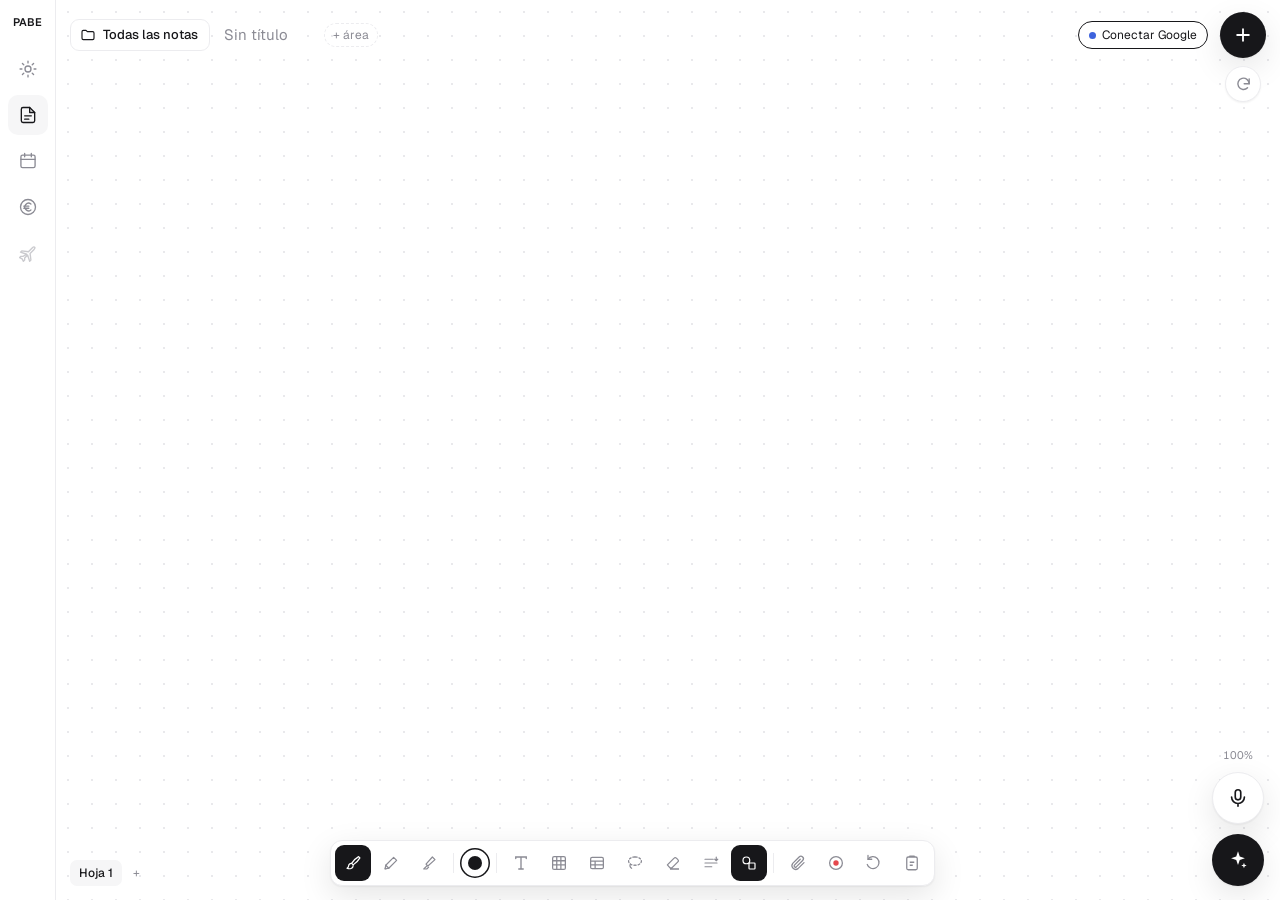
<file: index.html>
<!DOCTYPE html>
<html lang="es">
<head>
<meta charset="utf-8">
<meta name="viewport" content="width=device-width,initial-scale=1,viewport-fit=cover">
<title>PABE OS</title>
<meta name="theme-color" content="#ffffff">
<meta name="apple-mobile-web-app-capable" content="yes">
<meta name="mobile-web-app-capable" content="yes">
<meta name="apple-mobile-web-app-title" content="PABE">
<meta name="apple-mobile-web-app-status-bar-style" content="default">
<link rel="manifest" href="manifest.webmanifest">
<link rel="icon" href="icon.svg" type="image/svg+xml">
<link rel="apple-touch-icon" href="icon-180.png">
<link rel="preconnect" href="https://fonts.googleapis.com">
<link href="https://fonts.googleapis.com/css2?family=Caveat:wght@500&family=Geist:wght@400;500;600&display=swap" rel="stylesheet">
<link rel="stylesheet" href="css/pabe.css">
<link rel="stylesheet" href="css/calendario.css">
</head>
<body>
<div id="app">
 <nav id="rail" aria-label="Módulos">
  <div class="logo">PABE</div>
  <a class="mod" data-m="dia" href="#dia" title="Orden del día" aria-label="Orden del día"><svg width="20" height="20" viewBox="0 0 24 24" fill="none" stroke="currentColor" stroke-width="1.6" stroke-linecap="round" stroke-linejoin="round"><circle cx="12" cy="12" r="3.6"/><path d="M12 2.5v2.2M12 19.3v2.2M2.5 12h2.2M19.3 12h2.2M5.3 5.3l1.6 1.6M17.1 17.1l1.6 1.6M5.3 18.7l1.6-1.6M17.1 6.9l1.6-1.6"/></svg></a>
  <a class="mod" data-m="notas" href="#notas" title="Notas" aria-label="Notas"><svg width="20" height="20" viewBox="0 0 24 24" fill="none" stroke="currentColor" stroke-width="1.6" stroke-linecap="round" stroke-linejoin="round"><path d="M14 3H6a2 2 0 0 0-2 2v14a2 2 0 0 0 2 2h12a2 2 0 0 0 2-2V9z"/><path d="M14 3v6h6M8 13h8M8 17h5"/></svg></a>
  <a class="mod" data-m="calendario" href="#calendario" title="Calendario" aria-label="Calendario"><svg width="20" height="20" viewBox="0 0 24 24" fill="none" stroke="currentColor" stroke-width="1.6" stroke-linecap="round"><rect x="3.5" y="5" width="17" height="15" rx="2"/><path d="M3.5 10h17M8 3v4M16 3v4"/></svg></a>
  <a class="mod" data-m="finanzas" href="#finanzas" title="Finanzas" aria-label="Finanzas"><svg width="20" height="20" viewBox="0 0 24 24" fill="none" stroke="currentColor" stroke-width="1.6" stroke-linecap="round"><circle cx="12" cy="12" r="9"/><path d="M15.5 8.5a4.5 4.5 0 1 0 0 7M7 11h6M7 13.5h6"/></svg></a>
  <a class="mod off" data-m="viajes" href="#viajes" title="Viajes · próximamente" aria-label="Viajes"><svg width="20" height="20" viewBox="0 0 24 24" fill="none" stroke="currentColor" stroke-width="1.6" stroke-linejoin="round"><path d="M10.5 13.5 3 11l1.5-1.5 8 1L17 6c1-1 2.5-1.5 3-1s0 2-1 3l-4.5 4.5 1 8L14 22l-2.5-7.5L8 18v2.5L6.5 22 5 19l-3-1.5L3.5 16H6z"/></svg></a>
 </nav>
 <main>
  <section class="view" data-view="notas"></section>
  <section class="view" data-view="dia" hidden></section>
  <section class="view" data-view="finanzas" hidden></section>
  <section class="view" data-view="calendario" hidden></section>
  <section class="view soon" data-view="soon" hidden><div id="soonBody"></div></section>
  <button id="drv" class="drv">…</button>
  <a id="plus" class="plus" href="#notas/nueva" title="Nota nueva" aria-label="Nota nueva"><svg width="20" height="20" viewBox="0 0 24 24" fill="none" stroke="currentColor" stroke-width="2.2" stroke-linecap="round"><path d="M12 5v14M5 12h14"/></svg></a>
  <button id="reload" class="reload" title="Actualizar la página" aria-label="Actualizar la página"><svg width="17" height="17" viewBox="0 0 24 24" fill="none" stroke="currentColor" stroke-width="2" stroke-linecap="round" stroke-linejoin="round"><path d="M20 11a8 8 0 1 0-2.3 5.7"/><path d="M20 4v7h-7"/></svg></button>
 </main>
</div>
<div id="toast"></div>
<script type="module" src="js/app.js"></script>
</body>
</html>
</file>
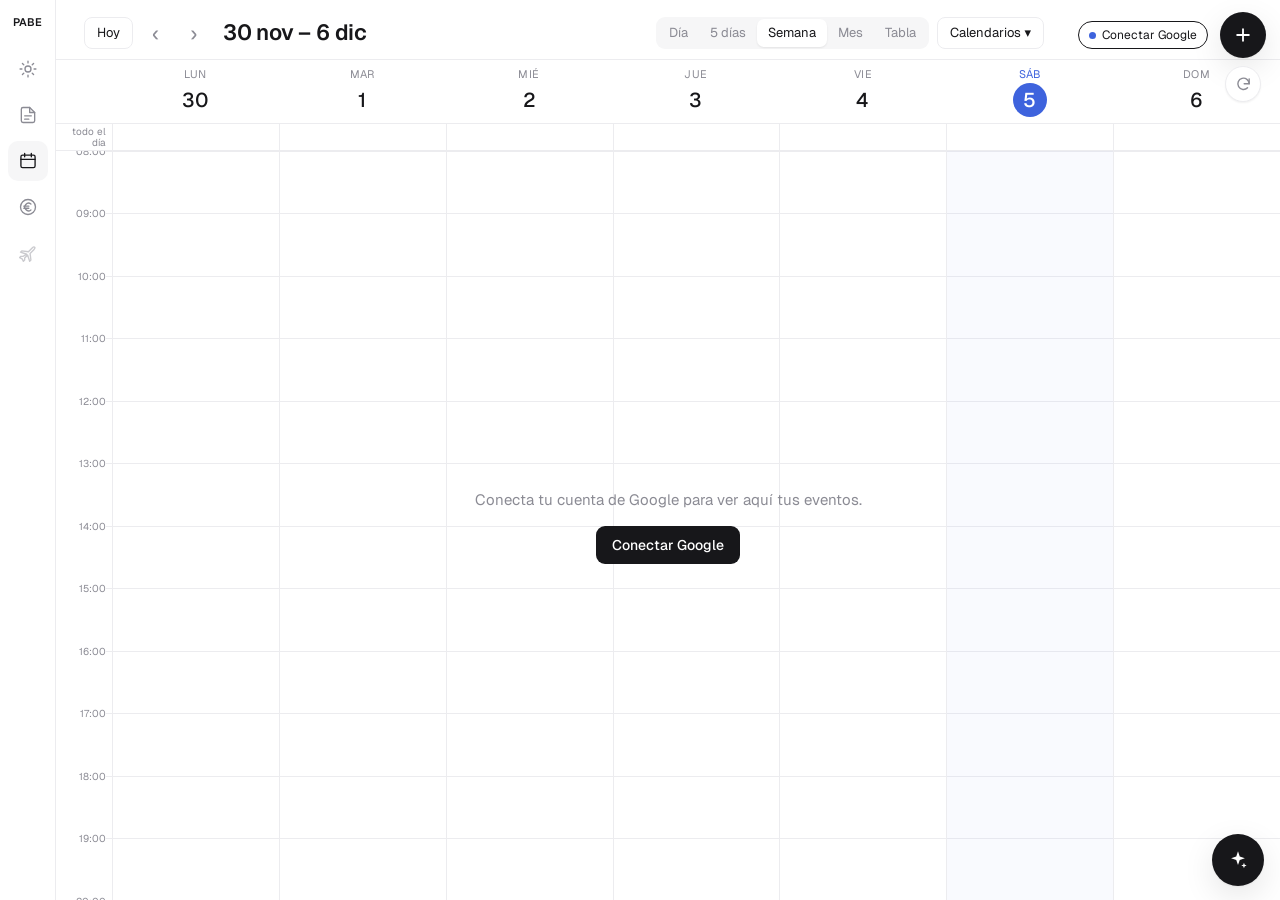
<file: calendario.html>
<!DOCTYPE html>
<html lang="es"><head><meta charset="utf-8"><title>PABE · Calendario</title>
<meta http-equiv="refresh" content="0; url=./#calendario">
<script>location.replace('./#calendario')</script></head>
<body><a href="./#calendario">El Calendario ya está dentro de PABE</a></body></html>
</file>
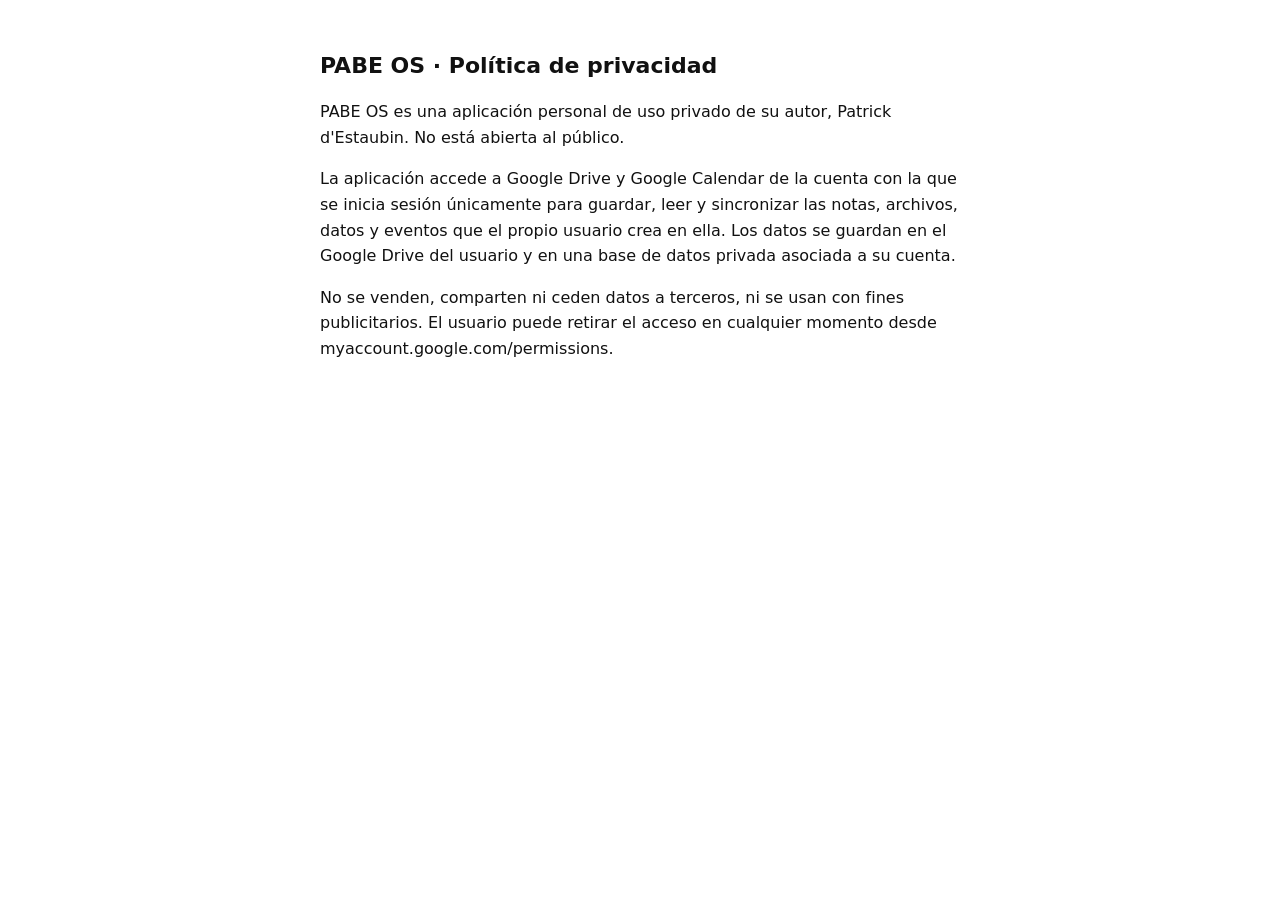
<file: privacidad.html>
<!DOCTYPE html>
<html lang="es"><head><meta charset="utf-8"><meta name="viewport" content="width=device-width,initial-scale=1">
<title>PABE OS · Privacidad</title>
<style>body{font:16px/1.6 system-ui,sans-serif;max-width:640px;margin:48px auto;padding:0 20px;color:#111}h1{font-size:22px}</style></head>
<body>
<h1>PABE OS · Política de privacidad</h1>
<p>PABE OS es una aplicación personal de uso privado de su autor, Patrick d'Estaubin. No está abierta al público.</p>
<p>La aplicación accede a Google Drive y Google Calendar de la cuenta con la que se inicia sesión únicamente para guardar, leer y sincronizar las notas, archivos, datos y eventos que el propio usuario crea en ella. Los datos se guardan en el Google Drive del usuario y en una base de datos privada asociada a su cuenta.</p>
<p>No se venden, comparten ni ceden datos a terceros, ni se usan con fines publicitarios. El usuario puede retirar el acceso en cualquier momento desde myaccount.google.com/permissions.</p>
</body></html>
</file>
<file: css/pabe.css>
/* PABE OS — estilos comunes. Silencio visual: papel blanco, tinta casi negra; el color lo ponen las etiquetas. */
:root{color-scheme:light dark;
 --bg:light-dark(#ffffff,#121213);--ink:light-dark(#17171a,#ececee);--mut:light-dark(#8b8b94,#8d8d95);
 --line:light-dark(#ececef,#29292c);--soft:light-dark(#f6f6f7,#1b1b1d);--dot:light-dark(#e9e9ec,#222225);
 --pop:light-dark(#ffffff,#1c1c1e);--shadow:0 1px 2px rgba(0,0,0,.06),0 10px 32px rgba(0,0,0,.10);--sel:#3e63dd;
 --pos:light-dark(#18864b,#3dd68c);--neg:light-dark(#c9353b,#ff6369)}
*{box-sizing:border-box;min-width:0}
html,body{height:100%}
body{margin:0;background:var(--bg);color:var(--ink);font:15px/1.5 Geist,ui-sans-serif,system-ui,sans-serif;overflow:hidden;-webkit-font-smoothing:antialiased}
button,input,select{font:inherit;color:inherit}
button{background:none;border:0;cursor:pointer;padding:0}
:focus-visible{outline:2px solid var(--sel);outline-offset:2px;border-radius:6px}
svg{display:block}
[hidden]{display:none!important}
#app{position:fixed;inset:0;display:flex}
#rail{width:56px;flex:none;display:flex;flex-direction:column;align-items:center;gap:6px;padding:calc(14px + env(safe-area-inset-top)) 0 calc(14px + env(safe-area-inset-bottom));border-right:1px solid var(--line);background:var(--bg);z-index:5}
.logo{font-weight:600;font-size:11px;margin-bottom:12px}
.mod{text-decoration:none;width:40px;height:40px;display:grid;place-items:center;border-radius:10px;color:var(--mut)}
.mod:hover{background:var(--soft);color:var(--ink)}.mod.on{color:var(--ink);background:var(--soft)}.mod.off{opacity:.45}
.sp{flex:1}
.plus{text-decoration:none;position:fixed;right:max(14px,env(safe-area-inset-right));top:calc(12px + env(safe-area-inset-top));z-index:35;width:46px;height:46px;border-radius:50%;background:var(--ink);color:var(--bg);display:grid;place-items:center;box-shadow:var(--shadow)}.plus:active{transform:scale(.95)}
.reload{position:fixed;right:calc(max(14px,env(safe-area-inset-right)) + 5px);top:calc(66px + env(safe-area-inset-top));z-index:35;width:36px;height:36px;border-radius:50%;background:var(--pop);color:var(--mut);border:1px solid var(--line);display:grid;place-items:center;box-shadow:0 1px 2px rgba(0,0,0,.06)}
.reload:hover{color:var(--ink)}.reload:active{transform:scale(.95)}.reload.spin svg{animation:rl .7s linear infinite}@keyframes rl{to{transform:rotate(360deg)}}
main{flex:1;position:relative;overflow:hidden}
.view{position:absolute;inset:0}
.soon{display:grid;place-items:center;text-align:center;color:var(--mut)}.soon h2{margin:0 0 6px;font-size:20px;font-weight:500;color:var(--ink)}.soon p{margin:0}
.drv{position:absolute;right:72px;top:calc(21px + env(safe-area-inset-top));z-index:6;height:28px;padding:0 10px;border-radius:999px;font-size:12px;color:var(--mut);border:1px solid var(--line);background:var(--pop);display:inline-flex;align-items:center;gap:6px;white-space:nowrap}
.drv::before{content:'';width:7px;height:7px;border-radius:50%;background:var(--mut)}
.drv.ok::before{background:#46a758}.drv.syncing::before{background:#e2a400}.drv.error::before{background:#e5484d}
.drv.auth{color:var(--ink);border-color:var(--ink)}.drv.auth::before{background:var(--sel)}
#toast{position:fixed;left:50%;bottom:calc(78px + env(safe-area-inset-bottom));transform:translateX(-50%);background:var(--ink);color:var(--bg);font-size:13px;padding:8px 14px;border-radius:9px;z-index:60;opacity:0;transition:opacity .2s;pointer-events:none;white-space:nowrap}
#toast.on{opacity:1}
.btn{height:34px;padding:0 14px;border-radius:8px;background:var(--ink);color:var(--bg);font-size:13px;font-weight:500}
.mut{color:var(--mut)}.pad{margin:4px 8px;font-size:13px}
.ico{width:32px;height:32px;display:grid;place-items:center;border-radius:8px;color:var(--mut);font-size:20px}.ico:hover{background:var(--soft);color:var(--ink)}

/* ---------- Notas: lienzo ---------- */
.nt-stage{position:absolute;inset:0;overflow:hidden;touch-action:none;cursor:crosshair;user-select:none;-webkit-user-select:none;-webkit-touch-callout:none;background-image:radial-gradient(var(--dot) 1px,transparent 1.2px);background-size:24px 24px}
.nt-stage.erasing{cursor:cell}.nt-stage.panning{cursor:grabbing}
.nt-world{position:absolute;left:0;top:0;transform-origin:0 0}
.nt-ink{position:absolute;left:0;top:0;z-index:2;width:1px;height:1px;overflow:visible;pointer-events:none;fill:none;stroke-linecap:round;stroke-linejoin:round;color:var(--ink)}
.nt-caret{position:absolute;background:var(--sel);border-radius:1px;animation:bl 1s steps(2) infinite;pointer-events:none}@keyframes bl{50%{opacity:0}}
.it{position:absolute;user-select:none;-webkit-user-select:none}
.tx{width:max-content;white-space:pre-wrap;overflow-wrap:anywhere;line-height:1.35;min-width:1ch;max-width:560px;padding:2px 4px;border-radius:4px;outline:none}
.tx.editing{user-select:text;-webkit-user-select:text;cursor:text;box-shadow:0 0 0 1px var(--line)}
.im img{width:100%;display:block;border-radius:6px;pointer-events:none;min-height:40px;background:var(--soft)}
.fi{display:flex;align-items:center;gap:8px;padding:10px 12px;border:1px solid var(--line);border-radius:10px;background:var(--pop);width:290px;font-size:13px}
.fic{flex:none;width:34px;height:40px;border-radius:5px;background:var(--soft);display:grid;place-items:center;font-size:10px;font-weight:600;color:var(--mut);text-transform:uppercase}
.fn{flex:1;overflow:hidden;text-overflow:ellipsis;white-space:nowrap}.fn small{display:block;color:var(--mut);font-size:11px}
.fa{font-size:12px;color:var(--mut);padding:4px 6px;border-radius:6px}.fa:hover{background:var(--soft);color:var(--ink)}
.nt-tools .tl[hidden]{display:none}
.sel{outline:1.5px solid var(--sel);outline-offset:3px;border-radius:6px}
.rz{display:none;position:absolute;right:-10px;bottom:-10px;width:20px;height:20px;z-index:3;touch-action:none;border-radius:50%;background:var(--bg);border:1.5px solid var(--sel);cursor:nwse-resize}.sel .rz,.xl>.rz{display:block}.rz::before{content:'';position:absolute;inset:-12px}
.nt-top{position:absolute;left:14px;top:calc(19px + env(safe-area-inset-top));right:270px;display:flex;align-items:center;gap:8px;flex-wrap:wrap;pointer-events:none}.nt-top>*{pointer-events:auto}
.libb{color:inherit;text-decoration:none;display:inline-flex;align-items:center;gap:7px;height:32px;padding:0 11px 0 9px;border-radius:9px;border:1px solid var(--line);background:var(--pop);font-size:13px;font-weight:500}
.libb:hover{border-color:var(--mut)}.libb .sm{display:none}
.nt-title{border:0;background:transparent;font-size:15px;font-weight:500;padding:4px 6px;border-radius:6px;field-sizing:content;min-width:9ch;max-width:min(48ch,40vw);outline:none}
.nt-title::placeholder{color:var(--mut);font-weight:400}.nt-title:focus{background:var(--soft)}
.nt-chips{display:flex;gap:6px;flex-wrap:wrap}
.chip{display:inline-flex;align-items:center;gap:6px;height:24px;padding:0 9px;border-radius:999px;font-size:12px;font-weight:500;white-space:nowrap;background:color-mix(in srgb,var(--c) 14%,transparent);color:color-mix(in srgb,var(--c) 75%,var(--ink))}
.chip i{width:7px;height:7px;border-radius:50%;background:var(--c)}
.chip .x{font-size:13px;opacity:.5}.chip .x:hover{opacity:1}
.ghost{font-size:12px;color:var(--mut);height:24px;padding:0 8px;border-radius:999px;border:1px dashed var(--line);white-space:nowrap}.ghost:hover{color:var(--ink);border-color:var(--mut)}
/* abajo a la derecha solo vive el asistente (✦): el zoom va justo encima y la barra de herramientas nunca llega a esa esquina */
.nt-side{position:absolute;right:max(16px,env(safe-area-inset-right));bottom:calc(134px + env(safe-area-inset-bottom));width:52px;display:flex;justify-content:center}
.nt-zoom{font-size:11px;color:var(--mut);padding:3px 6px;border-radius:6px;font-variant-numeric:tabular-nums}.nt-zoom:hover{background:var(--soft)}
.nt-tabs{position:absolute;left:14px;bottom:calc(14px + env(safe-area-inset-bottom));display:flex;align-items:center;gap:2px;font-size:12px}
.tab{height:26px;padding:0 9px;border-radius:7px;color:var(--mut);white-space:nowrap}.tab:hover{background:var(--soft);color:var(--ink)}.tab.on{color:var(--ink);background:var(--soft);font-weight:500}
.tabin{height:26px;width:110px;font-size:12px;border:1px solid var(--line);border-radius:7px;padding:0 8px;background:var(--pop);outline:none}
.nt-tools{position:absolute;left:12px;right:84px;margin-inline:auto;width:fit-content;max-width:calc(100% - 96px);overflow-x:auto;scrollbar-width:none;bottom:calc(14px + env(safe-area-inset-bottom));display:flex;align-items:center;gap:2px;padding:4px;border-radius:12px;background:var(--pop);border:1px solid var(--line);box-shadow:var(--shadow)}
.tl{width:36px;height:36px;display:grid;place-items:center;border-radius:9px;color:var(--mut);cursor:pointer}.tl:hover{color:var(--ink)}.tl.on{background:var(--ink);color:var(--bg)}
.sepr{width:1px;height:20px;background:var(--line);margin:0 4px}
.sw{width:30px;height:30px;border-radius:50%;display:grid;place-items:center}.sw b{width:var(--d,14px);height:var(--d,14px);border-radius:50%;background:var(--c);transition:width .15s,height .15s}.sw.on{box-shadow:inset 0 0 0 1.5px var(--c)}
.nt-penpop{width:auto;padding:10px}.pp-cols{display:grid;grid-template-columns:repeat(6,32px);gap:6px}.pp-cols button{width:32px;height:32px;border-radius:50%;background:var(--c);border:2px solid transparent;box-shadow:inset 0 0 0 1px rgba(0,0,0,.08)}.pp-cols button.on{border-color:var(--pop);box-shadow:0 0 0 2px var(--c)}
.pp-sz{display:flex;gap:6px;margin-top:10px;padding-top:10px;border-top:1px solid var(--line)}.pp-sz button{flex:1;min-width:64px;height:52px;border-radius:8px;display:flex;flex-direction:column;align-items:center;justify-content:center;gap:6px;color:var(--ink)}.pp-sz button i{display:block;width:32px;border-radius:5px;background:var(--pc,currentColor)}.pp-sz button span{font-size:11px;color:var(--mut)}.pp-sz button.on{background:var(--hover,rgba(0,0,0,.06))}
.pop{position:fixed;z-index:30;width:280px;background:var(--pop);border:1px solid var(--line);border-radius:12px;box-shadow:var(--shadow);padding:8px}
.pop h4{margin:4px 6px 6px;font-size:11px;font-weight:500;color:var(--mut)}
.trow{display:flex;align-items:center;gap:8px;width:100%;padding:7px 8px;border-radius:7px;font-size:13px;text-align:left}.trow:hover{background:var(--soft)}
.trow i{width:9px;height:9px;border-radius:3px;background:var(--c)}.trow span{flex:1}.trow em{font-style:normal;color:var(--mut)}
.newt{border-top:1px solid var(--line);margin-top:6px;padding:10px 6px 4px}
.newt.top{border-top:0;border-bottom:1px solid var(--line);margin:0 0 6px;padding:6px 6px 8px}.newt.top .pal{margin:8px 0 2px}
.newt-row{display:flex;gap:6px}.newt-row .btn{height:36px;flex:none}
.newt input{width:100%;height:36px;border:1px solid var(--line);border-radius:8px;padding:0 10px;background:var(--soft);font-size:16px;outline:none}
.pal{display:flex;flex-wrap:wrap;gap:6px;margin:10px 0}.pal button{width:22px;height:22px;border-radius:50%;background:var(--c)}
.pal button.on{box-shadow:0 0 0 2px var(--pop),0 0 0 4px var(--c)}.pal button:disabled{opacity:.15;cursor:not-allowed}
.msg{font-size:12px;color:#e5484d;min-height:16px}
.nt-penpop .pp-t{font-size:12px;color:var(--mut);margin:0 4px 8px}.nt-penpop .pp-t+.pp-sz{margin-top:0;padding-top:0;border-top:0}
.nt-lib{position:fixed;inset:0;z-index:20}
.nt-lib .panel{padding-right:max(76px,clamp(16px,3vw,36px));padding-bottom:calc(84px + env(safe-area-inset-bottom))}
.tb-lnk{color:inherit;text-decoration:none}.tb-lnk:hover{text-decoration:underline;text-underline-offset:3px;text-decoration-color:var(--line)}
a.fin-tab{display:inline-flex;align-items:center;text-decoration:none}
.nt-lib .scrim{position:absolute;inset:0;background:rgba(0,0,0,.18)}
.panel{position:absolute;left:0;top:0;bottom:0;width:min(1180px,100%);background:var(--bg);box-shadow:var(--shadow);display:flex;flex-direction:column;padding:calc(18px + env(safe-area-inset-top)) clamp(16px,3vw,36px) 16px;animation:sl .18s ease-out}
@keyframes sl{from{transform:translateX(-24px);opacity:0}}@media (prefers-reduced-motion:reduce){.panel{animation:none}}
.lh{display:flex;align-items:center;gap:12px;margin-bottom:10px}.lh h2{margin:0;font-size:26px;font-weight:600;letter-spacing:-.01em;margin-right:auto}
.tb-host{flex:1;display:flex;flex-direction:column;min-height:0}

/* ---------- Tabla PABE (tipo Notion) — común a todos los módulos ---------- */
.tb-bar{display:flex;align-items:flex-end;gap:12px;border-bottom:1px solid var(--line);flex-wrap:wrap}
.tb-views{display:flex;gap:4px;margin-right:auto;overflow-x:auto}
.tb-view{height:38px;padding:0 10px;font-size:14px;color:var(--mut);border-bottom:2px solid transparent;margin-bottom:-1px;white-space:nowrap}
.tb-view:hover{color:var(--ink)}.tb-view.on{color:var(--ink);border-bottom-color:var(--ink);font-weight:500}
.tb-tools{display:flex;align-items:center;gap:2px;padding-bottom:6px}
.tb-tool{height:30px;padding:0 9px;border-radius:7px;font-size:14px;color:var(--mut);white-space:nowrap}.tb-tool:hover{background:var(--soft);color:var(--ink)}
.tb-q{height:30px;width:180px;border:1px solid var(--line);border-radius:7px;padding:0 10px;font-size:16px;background:var(--soft);outline:none}
.tb-new{height:32px;padding:0 14px;border-radius:7px;background:#2383e2;color:#fff;font-size:14px;font-weight:500;margin-left:6px}
.tb-new:hover{background:#1a73cf}
.tb-chips{display:flex;flex-wrap:wrap;gap:6px;padding:10px 0 2px}
.tb-fchip{display:inline-flex;align-items:center;height:28px;border-radius:999px;background:color-mix(in srgb,#2383e2 10%,transparent);color:#1f6fc5;font-size:13px;padding:0 4px 0 11px}
.tb-sortchip{background:var(--soft);color:var(--ink)}
.tb-pinoff{background:transparent;border:1px dashed color-mix(in srgb,#2383e2 45%,var(--line));color:var(--mut);padding:0 10px;gap:4px}.tb-pinoff:hover{color:#1f6fc5;border-style:solid}
.tb-pinoff>button{display:inline-flex;align-items:center;gap:4px;height:100%;color:inherit}.tb-pinoff .tb-ti{font-size:10px;opacity:.7}
.tb-pinsort{width:22px;height:22px;margin:0 4px 0 -6px;border-radius:50%;display:inline-grid;place-items:center;font-size:13px;color:var(--mut)}.tb-pinsort:hover{background:rgba(0,0,0,.06)}.tb-pinsort.on{color:#1f6fc5;font-weight:600}
.tb-pinb{border-top:1px solid var(--line);margin-top:4px;color:var(--mut)}
.tb-fchip .tb-x{margin-left:4px}
.tb-x{width:20px;height:20px;border-radius:50%;display:inline-grid;place-items:center;font-size:14px;opacity:.6}.tb-x:hover{opacity:1;background:rgba(0,0,0,.06)}
.tb-wrap{flex:1;overflow:auto;min-height:0;margin-top:6px}
table.tb{border-collapse:collapse;table-layout:fixed;min-width:100%;font-size:15px}
.tb th{position:sticky;top:0;z-index:2;background:var(--bg);border-bottom:1px solid var(--line);border-right:1px solid var(--line);text-align:left;font-weight:400;padding:0;height:42px}
.tb th:last-child,.tb td:last-child{border-right:0}
.tb-th{width:100%;height:42px;display:flex;align-items:center;gap:8px;padding:0 12px;color:var(--mut);font-size:14px;white-space:nowrap;overflow:hidden;text-overflow:ellipsis}
.tb-th:hover{background:var(--soft)}
.tb-ti{font-size:12px;width:16px;text-align:center;opacity:.8;flex:none}
.tb th{position:sticky}.tb-rz{position:absolute;right:0;top:0;bottom:0;width:16px;cursor:col-resize;z-index:3;touch-action:none}
.tb-rz::after{content:'';position:absolute;right:0;top:6px;bottom:6px;width:2px;border-radius:1px;background:var(--sel);opacity:0}
.tb-rz:hover::after,.tb-rz.on::after{opacity:.6}
@media (hover:none){.tb-rz::after{opacity:.18;background:var(--mut)}.tb-rz.on::after{opacity:.7;background:var(--sel)}}
.tb-plus button{width:42px;height:42px;color:var(--mut);font-size:18px}.tb-plus button:hover{background:var(--soft);color:var(--ink)}
.tb td{border-bottom:1px solid var(--line);border-right:1px solid var(--line);padding:0;height:52px;vertical-align:top}
.tb td.tb-c{padding:13px 12px;overflow:hidden;white-space:nowrap;text-overflow:ellipsis;cursor:text;position:relative}
.tb td.tb-c.ro{cursor:default}
.tb td.tb-c:focus{outline:2px solid var(--sel);outline-offset:-2px}
.tb td.editing{padding:0;overflow:visible}
.tb-in{width:100%;height:51px;border:0;outline:2px solid var(--sel);outline-offset:-2px;padding:0 12px;background:var(--pop);font-size:15px}
.tb-h{width:34px;border-right:0!important;padding:0!important}
.tb-grip{opacity:0;width:28px;height:50px;color:var(--mut);font-size:12px;letter-spacing:-2px}
tr:hover .tb-grip{opacity:1}.tb-grip:hover{color:var(--ink)}
.tb tbody tr:hover td.tb-c{background:color-mix(in srgb,var(--soft) 60%,transparent)}
.tb-title{font-weight:500}
.tb-ttl{text-decoration:underline;text-decoration-color:var(--line);text-underline-offset:4px}
.tb-ph{color:var(--mut);font-weight:400;text-decoration:none}
.tb-open{position:absolute;right:8px;top:12px;display:none;height:26px;padding:0 8px;border-radius:6px;border:1px solid var(--line);background:var(--pop);font-size:12px;color:var(--mut)}
tr:hover .tb-open{display:block}.tb-open:hover{color:var(--ink)}
.tb-number,.tb-money{text-align:right;font-variant-numeric:tabular-nums}
.tb-neg{color:var(--neg)}.tb-pos{color:var(--pos)}
.tb-date{color:var(--ink);font-variant-numeric:tabular-nums}
.tb-tag{display:inline-flex;align-items:center;height:26px;padding:0 9px;border-radius:5px;margin:0 4px 2px 0;font-size:14px;background:color-mix(in srgb,var(--c) 16%,transparent);color:color-mix(in srgb,var(--c) 70%,var(--ink));white-space:nowrap}
.tb-tag .tb-x{width:16px;height:16px;font-size:12px;margin-left:3px}
.tb-tags,.tb-files{white-space:normal!important;padding-top:11px!important}
.tb-file{display:inline-block;max-width:170px;height:24px;padding:0 7px;margin:0 4px 2px 0;border-radius:5px;background:var(--soft);font-size:13px;overflow:hidden;text-overflow:ellipsis;white-space:nowrap;vertical-align:top}
.tb-file:hover{background:var(--line)}
.tb-ct{color:var(--mut)}
.tb-chk{width:18px;height:18px;accent-color:#2383e2;cursor:pointer}
.tb-url{color:var(--ink);text-decoration:underline;text-decoration-color:var(--mut)}
.tb-newrow td{border-right:0;height:44px}
.tb-newin{width:100%;height:43px;border:0;background:transparent;padding:0 12px;font-size:15px;outline:none;color:var(--ink)}
.tb-newin::placeholder{color:var(--mut)}.tb-newin:focus{background:var(--soft)}
.tb tfoot td{border:0;height:40px}
.tb-calc{width:100%;height:36px;text-align:right;padding:0 12px;font-size:13px;color:var(--mut);opacity:0}
.tb-calc span{font-size:12px}.tb tfoot:hover .tb-calc,.tb-calc:has(b){opacity:1}.tb-calc b{color:var(--ink);font-weight:500}
.tb-drop td{background:color-mix(in srgb,var(--sel) 10%,transparent)!important}
.tb-empty{padding:48px 0;text-align:center;color:var(--mut)}
.tb-cards{display:none}
.tb-pop{position:fixed;z-index:40;width:250px;max-height:min(420px,70vh);overflow:auto;background:var(--pop);border:1px solid var(--line);border-radius:10px;box-shadow:var(--shadow);padding:6px}
.tb-pop.wide{width:300px}
.tb-pi{display:flex;align-items:center;gap:8px;width:100%;min-height:34px;padding:4px 8px;border-radius:6px;text-align:left;font-size:14px}
.tb-pi:hover{background:var(--soft)}.tb-pi em{margin-left:auto;font-style:normal;color:var(--mut)}
.tb-sub{font-size:12px;color:var(--mut);padding:6px 8px 4px}
.tb-rn,.tb-in2{width:100%;height:34px;border:1px solid var(--line);border-radius:7px;padding:0 9px;background:var(--soft);font-size:16px;outline:none;margin:2px 0 6px}
.tb-dr{display:flex;gap:6px;padding:4px 0}.tb-dr label{flex:1;font-size:12px;color:var(--mut)}
.tb-types{display:grid;grid-template-columns:1fr 1fr;gap:2px;margin-bottom:6px}
.tb-ty{height:32px;padding:0 8px;border-radius:6px;text-align:left;font-size:13px}.tb-ty:hover{background:var(--soft)}.tb-ty.on{background:var(--ink);color:var(--bg)}
.tb-btn{width:100%;height:34px;border-radius:7px;background:#2383e2;color:#fff;font-size:14px;font-weight:500;margin-top:4px}
.tb-danger{color:var(--neg)}
.tb-warn{font-size:12px;color:var(--neg);margin:2px 8px 6px}
.tb-mut{color:var(--mut)}.tb-pad{font-size:13px;margin:6px 8px}
.tb-pin{display:flex;flex-wrap:wrap;gap:2px;align-items:center;padding:6px;border-bottom:1px solid var(--line);margin-bottom:4px}
.tb-pq{flex:1;min-width:90px;height:30px;border:0;outline:none;background:transparent;font-size:16px}
.tb-frow{display:flex;align-items:center}
.tb-addf{cursor:pointer;color:#1f6fc5}

@media (max-width:700px){
 .tb-wrap{display:none}.tb-cards{display:grid;gap:8px;overflow:auto;padding:10px 0}
 .tb-card{border:1px solid var(--line);border-radius:10px;padding:12px 14px;cursor:pointer}
 .tb-cardt{font-weight:600;margin-bottom:6px}
 .tb-cardp{display:flex;justify-content:space-between;gap:12px;font-size:13px;padding:2px 0}.tb-cardp>span:first-child{color:var(--mut)}
 .tb-tools{flex-wrap:wrap}
}
@media (max-width:600px){
 #rail{width:48px}.mod{width:36px;height:36px}.plus{width:42px;height:42px}
 .nt-top{right:60px;top:calc(66px + env(safe-area-inset-top))}
 .reload{right:calc(max(14px,env(safe-area-inset-right)) + 3px)}
 .drv{right:62px;top:calc(19px + env(safe-area-inset-top))}
 .libb .lg{display:none}.libb .sm{display:inline}.libb{padding:0 8px}
 .nt-title{max-width:calc(100vw - 190px)}
 .nt-tabs{bottom:calc(66px + env(safe-area-inset-bottom))}
 .tl{width:32px;height:32px}.sw{width:28px;height:28px}.sepr{margin:0 2px}
}

/* ---------- Asistente ---------- */
.ag-fab{position:fixed;right:max(16px,env(safe-area-inset-right));bottom:calc(14px + env(safe-area-inset-bottom));z-index:25;width:52px;height:52px;border-radius:50%;background:var(--ink);color:var(--bg);display:grid;place-items:center;box-shadow:var(--shadow)}
.ag-fab.on{background:#e5484d;animation:pl 1.2s ease-in-out infinite}@keyframes pl{50%{box-shadow:0 0 0 10px rgba(229,72,77,.15)}}
@media (prefers-reduced-motion:reduce){.ag-fab.on{animation:none}}
.ag-panel{position:fixed;right:max(16px,env(safe-area-inset-right));bottom:calc(76px + env(safe-area-inset-bottom));z-index:26;width:min(400px,calc(100vw - 32px));height:min(560px,calc(100vh - 120px));background:var(--pop);border:1px solid var(--line);border-radius:16px;box-shadow:var(--shadow);display:flex;flex-direction:column;overflow:hidden}
.ag-panel header{display:flex;align-items:center;gap:4px;padding:10px 10px 10px 16px;border-bottom:1px solid var(--line)}
.ag-ic{width:32px;height:32px;border-radius:8px;color:var(--mut);font-size:16px}.ag-ic:hover{background:var(--soft);color:var(--ink)}
.ag-log{flex:1;overflow:auto;padding:14px;display:flex;flex-direction:column;gap:8px}
.ag-m{max-width:88%;padding:9px 12px;border-radius:12px;font-size:15px;line-height:1.45}
.ag-m.me{align-self:flex-end;background:var(--ink);color:var(--bg);border-bottom-right-radius:4px}
.ag-m.ai{align-self:flex-start;background:var(--soft);border-bottom-left-radius:4px}
.ag-m.step{align-self:flex-start;color:var(--mut);font-size:13px;padding:2px 4px}
.ag-m.err{align-self:flex-start;color:var(--neg);font-size:14px}
.ag-hint{color:var(--mut);font-size:14px;line-height:1.7;margin:auto 0}
.ag-form{display:flex;gap:6px;padding:10px;border-top:1px solid var(--line)}
.ag-form input{flex:1;height:42px;border:1px solid var(--line);border-radius:21px;padding:0 14px;background:var(--soft);font-size:16px;outline:none}
.ag-mic,.ag-send{width:42px;height:42px;border-radius:50%;display:grid;place-items:center;color:var(--ink);border:1px solid var(--line)}
.ag-send{background:var(--ink);color:var(--bg);border:0;font-size:18px}
.ag-mic.on{background:#e5484d;color:#fff;border-color:#e5484d}
.ag-panel.busy .ag-send{opacity:.4}
.ag-set{position:absolute;inset:53px 0 0 0;background:var(--pop);padding:16px;overflow:auto;display:flex;flex-direction:column;gap:12px}
.ag-set h3{margin:0;font-size:16px}
.ag-set label{display:flex;flex-direction:column;gap:6px;font-size:13px;color:var(--mut)}
.ag-set input[type=password],.ag-set select{height:40px;border:1px solid var(--line);border-radius:9px;padding:0 10px;background:var(--soft);font-size:16px;color:var(--ink)}
.ag-set .ag-row{flex-direction:row;align-items:center;gap:8px;color:var(--ink)}
.ag-small{font-size:12px;color:var(--mut);margin:-6px 0 0}.ag-err{color:var(--neg);font-size:13px;margin:0;min-height:1em}
.ag-btns{display:flex;gap:8px;justify-content:flex-end}.ag-pri,.ag-sec{height:36px;padding:0 14px;border-radius:9px;font-size:14px;font-weight:500}.ag-pri{background:var(--ink);color:var(--bg)}.ag-sec{background:var(--soft)}
@media (max-width:600px){.nt-tools{left:8px;right:76px;margin:0;max-width:none;width:auto}.ag-panel{bottom:calc(76px + env(safe-area-inset-bottom));height:calc(100vh - 160px)}}

/* ---------- Tabla dentro de una nota ---------- */
.tbl{background:var(--bg);border:1px solid var(--line);border-radius:10px;padding:6px 10px 4px;box-shadow:0 1px 2px rgba(0,0,0,.04);cursor:auto;user-select:text;-webkit-user-select:text}
.tbl-h{display:flex;align-items:center;gap:8px;padding:2px 0 4px}
.tbl-h span{cursor:grab;color:var(--mut);font-size:12px;letter-spacing:-2px;padding:4px;touch-action:none}
.tbl-name{flex:1;border:0;background:transparent;font-size:17px;font-weight:600;outline:none;padding:2px 0}
.tbl-name::placeholder{color:var(--mut);font-weight:500}
.tbl .tb-wrap{max-height:none;overflow:visible}
.tbl .tb-bar{border-bottom:1px solid var(--line)}
.tbl .tb-view{height:32px}
.tbl .tb td{height:44px}.tbl .tb td.tb-c{padding:10px 12px}
.tbl .tb-in{height:43px}
.tbl .tb-cards{display:none!important}.tbl .tb-wrap{display:block!important}

.tb td.tb-opens{cursor:pointer}.tb td.tb-opens:hover .tb-ttl{text-decoration-color:var(--ink)}

/* ---------- Selección y acciones en bloque (Tabla PABE) ---------- */
.tb-h{width:56px!important;white-space:nowrap}
.tb-sel{display:inline-grid;place-items:center;width:28px;height:42px;vertical-align:top;cursor:pointer}
.tb-sel input{width:16px;height:16px;accent-color:#2383e2;cursor:pointer;opacity:.35}
tr:hover .tb-sel input,.tb-sel input:checked,th .tb-sel input,.tb-selrow .tb-sel input{opacity:1}
@media (hover:none){.tb-sel input{opacity:.8}.tb-grip{opacity:.6}}
.tb-grip{width:24px;font-size:16px;letter-spacing:0}
.tb tbody tr.tb-selrow td{background:color-mix(in srgb,#2383e2 7%,transparent)}
.tb-bulk{display:flex;align-items:center;gap:6px;flex-wrap:wrap;padding:8px 10px;margin:10px 0 2px;border-radius:9px;background:color-mix(in srgb,#2383e2 10%,transparent);font-size:14px}
.tb-bulk b{font-weight:600;color:#1f6fc5;margin-right:6px}
.tb-bulk button{height:30px;padding:0 10px;border-radius:7px;background:var(--pop);border:1px solid var(--line);font-size:13px}
.tb-bulk button.tb-x{border:0;background:none;width:28px;padding:0}
.tb-bulk .tb-danger{color:var(--neg)}
.tb-mini{width:auto!important;min-height:28px!important;font-size:12px!important;color:#1f6fc5}
.tb-card{position:relative;padding-left:44px!important}.tb-cardsel{position:absolute;left:8px;top:6px}

.tb-cardtags{margin:2px 0 4px}.tb-cardtags .tb-tag{height:22px;font-size:12px}
.tb-cardct{font-size:14px;line-height:1.45;color:var(--mut);display:-webkit-box;-webkit-line-clamp:3;-webkit-box-orient:vertical;overflow:hidden;margin:2px 0 4px}
.tb-cardct .tb-ct{color:var(--mut)}
.tb-carddate{font-size:12px;color:var(--mut)}

.soon-ic{display:grid;place-items:center;width:84px;height:84px;margin:0 auto 14px;border-radius:22px;background:var(--soft);color:var(--ink)}
.soon p{max-width:34ch;margin:0 auto}
.soon-go{display:inline-flex;align-items:center;height:42px;padding:0 18px;margin-top:18px;border-radius:10px;background:var(--ink);color:var(--bg);font-weight:500;text-decoration:none}
.soon-go:hover{opacity:.9}

/* ---------- Ficha de un elemento (Tabla PABE) ---------- */
.tb-sheet-bg{position:fixed;inset:0;z-index:45;background:rgba(0,0,0,.18)}
.tb-sheet{position:fixed;z-index:46;right:0;top:0;bottom:0;width:min(460px,100vw);background:var(--bg);box-shadow:var(--shadow);overflow:auto;padding:calc(16px + env(safe-area-inset-top)) 18px 24px}
.tb-sheet header{display:flex;align-items:center;gap:10px;margin-bottom:12px}.tb-sheet header b{flex:1;font-size:20px;font-weight:600}
.tb-form{width:100%;table-layout:fixed}.tb-form th{position:static;width:38%;height:auto;padding:12px 8px;border:0;border-bottom:1px solid var(--line);font-size:14px;color:var(--mut);font-weight:400;vertical-align:top;display:table-cell}
.tb-form td{border-right:0!important}
@media (max-width:600px){.tb-sheet{top:auto;height:88vh;width:100%;border-radius:16px 16px 0 0}}

/* ---------- Finanzas ---------- */
.fin{position:absolute;inset:0;display:flex;flex-direction:column;padding:calc(20px + env(safe-area-inset-top)) clamp(16px,3vw,36px) 84px;overflow:hidden}
.fin-head{display:flex;align-items:flex-end;justify-content:space-between;gap:16px;flex-wrap:wrap;margin-right:220px;margin-bottom:8px}
.fin-title h1{margin:0 0 6px;font-size:26px;font-weight:600;letter-spacing:-.01em}
.fin-tabs{display:flex;gap:4px}
.fin-tab{height:32px;padding:0 12px;border-radius:8px;font-size:14px;color:var(--mut)}.fin-tab:hover{background:var(--soft);color:var(--ink)}.fin-tab.on{background:var(--ink);color:var(--bg)}
.fin-kpis{display:flex;gap:22px;flex-wrap:wrap}
.fin-k{display:flex;flex-direction:column;align-items:flex-end}.fin-k span{font-size:12px;color:var(--mut)}.fin-k b{font-size:20px;font-weight:600;font-variant-numeric:tabular-nums}
.fin-k b.pos{color:var(--pos)}.fin-k b.neg{color:var(--neg)}
.fin .tb-host{flex:1;display:flex;flex-direction:column;min-height:0}
.fin .cf-host{flex:1;min-height:0;overflow:auto;-webkit-overflow-scrolling:touch}
@media (max-width:700px){.fin-head{margin-right:48px;margin-top:44px}.fin-kpis{gap:14px;width:100%}.fin-k{align-items:flex-start}.fin-k b{font-size:16px}}
.tb-form th .tb-ti{margin-right:8px}

path.mk{mix-blend-mode:multiply}@media (prefers-color-scheme:dark){path.mk{mix-blend-mode:screen}}

/* Finanzas · Cashflow */
.cf-bar{display:flex;align-items:center;gap:4px;margin:6px 0 10px}.cf-bar .mut{font-size:13px;margin-right:6px}
.cf-chart{border:1px solid var(--line);border-radius:12px;padding:10px 12px 4px;margin-bottom:14px}
.cf-chart svg{width:100%;display:block}.cf-chart text{font-size:10px;fill:var(--mut)}
.cf-chart .g{stroke:var(--line);stroke-width:1}.cf-chart .z0{stroke:var(--mut);stroke-width:1;opacity:.5}
.cf-chart .bi{fill:var(--pos);opacity:.75}.cf-chart .bg{fill:var(--neg);opacity:.7}.cf-chart path.lc{fill:none;stroke:var(--ink);stroke-width:2}.cf-chart circle{fill:var(--ink)}
.cf-leg{display:flex;gap:16px;font-size:12px;color:var(--mut);margin-bottom:4px}.cf-leg span::before{content:'';display:inline-block;width:10px;height:10px;border-radius:2px;margin-right:6px;vertical-align:-1px}
.cf-leg .li::before{background:var(--pos)}.cf-leg .lg::before{background:var(--neg)}.cf-leg .lc::before{height:2px;vertical-align:3px;background:var(--ink)}
.cf-wrap{overflow-x:auto;border:1px solid var(--line);border-radius:12px}
.cf{border-collapse:collapse;font-size:13px;font-variant-numeric:tabular-nums;min-width:100%}
.cf th,.cf td{padding:8px 10px;border-bottom:1px solid var(--line);white-space:nowrap;text-align:right}
.cf thead th{font-weight:500;color:var(--mut);font-size:12px;text-transform:capitalize}
.cf tbody th{text-align:left;font-weight:500;position:sticky;left:0;background:var(--bg);min-width:170px}
.cf thead th:first-child{position:sticky;left:0;background:var(--bg)}
.cf .v{color:var(--mut)}.cf .t{font-weight:600;border-left:1px solid var(--line)}.cf .z{color:var(--line)}
.cf tr.sub th{font-weight:400;padding-left:30px;color:var(--mut)}.cf tr.sub td{color:var(--mut)}
.cf tr.nt td,.cf tr.nt th{font-weight:600}.cf tr.cj td,.cf tr.cj th{background:var(--soft)}.cf tr.cj th{background:var(--soft)}
.cf tr.in td:not(.v):not(.t){color:var(--pos)}.cf tr.ga td:not(.v):not(.t){color:var(--neg)}.cf td.neg{color:var(--neg)}
.cf-x{width:18px;color:var(--mut);font-size:11px;margin-right:2px}
.cf-note{font-size:12px;color:var(--mut);margin:10px 2px 40px}
.cf.hs thead th{text-transform:none;line-height:1.2}.cf .mut{color:var(--mut);font-weight:400;font-size:11px}
.cf tr.sub2 th{font-weight:400;padding-left:52px;color:var(--mut);font-size:12px}.cf tr.sub2 td{color:var(--mut);font-size:12px}
.cf tr.sel th,.cf tr.sel td{background:color-mix(in srgb,var(--ink) 6%,var(--bg))}
.cf td.hs-m{font-weight:600}.cf td.pos{color:var(--pos)}.cf td.neg{color:var(--neg)}
.hs-n{font:inherit;color:inherit;text-align:left;padding:0}.hs-n:hover{text-decoration:underline}
.hs-sp{display:block}.hs-sp .bi{fill:var(--pos);opacity:.7}.hs-sp .bg{fill:var(--neg);opacity:.65}
.cf-chart .hs-avg{stroke:var(--ink);stroke-width:1.5;stroke-dasharray:4 3}.cf-chart .hs-avt{fill:var(--ink);font-size:11px;font-weight:600}
.cf-leg .la::before{height:0;border-top:2px dashed var(--ink);vertical-align:3px}
.hs-clr{margin-left:auto;font-size:12px;color:var(--ink);text-decoration:underline}
.hs-como,.hs-prop{border:1px solid var(--line);border-radius:12px;padding:12px 14px;margin:0 0 14px}
.hs-prop{margin-top:22px}.hs-como h3,.hs-prop h3{margin:0 0 6px;font-size:15px;font-weight:600}.hs-como p,.hs-prop p{margin:0 0 8px;font-size:13px}
.hs-cols{display:grid;grid-template-columns:repeat(auto-fit,minmax(260px,1fr));gap:14px}.hs-cols h4{margin:4px 0;font-size:13px;font-weight:500;color:var(--mut)}
.hs-cols ul{margin:0;padding-left:18px;font-size:13px;line-height:1.7}.hs-cols .pos{color:var(--pos)}.hs-cols .neg{color:var(--neg)}
.hs-prop .cf-wrap{max-width:560px}.hs-prop thead th:first-child{text-align:left}

.fin-tabs,.cf-bar{white-space:nowrap;overflow-x:auto;scrollbar-width:none}.fin-tab{flex:none}
@media (max-width:700px){.cf-chart{padding:8px 6px 2px}.cf tbody th{min-width:130px}}

.tb-mv{display:flex;gap:4px}.tb-mv .tb-pi{flex:1;font-size:13px}.tb-mv .tb-pi:disabled{opacity:.35}

/* ---------- Seleccionar, copiar y pegar en el lienzo ---------- */
.nt-stage .tx.editing,.nt-stage input,.nt-stage .xl{-webkit-touch-callout:default}
.nt-stage.lassoing{cursor:crosshair}
.nt-ink .sel{filter:drop-shadow(0 0 1.5px var(--sel))}
.nt-lasso{fill:color-mix(in srgb,var(--sel) 7%,transparent);stroke:var(--sel);stroke-dasharray:6 5}
.nt-selbox{position:absolute;border:1.5px dashed var(--sel);border-radius:8px;pointer-events:none;background:color-mix(in srgb,var(--sel) 4%,transparent)}
.nt-menu{position:fixed;z-index:32;display:flex;align-items:center;padding:4px;border-radius:11px;background:var(--ink);color:var(--bg);box-shadow:var(--shadow);max-width:calc(100vw - 16px);overflow-x:auto}
.nt-menu[hidden]{display:none}
.nt-menu button{height:38px;padding:0 13px;border-radius:8px;font-size:14px;font-weight:500;color:inherit;white-space:nowrap}
.nt-menu button+button{border-left:1px solid color-mix(in srgb,var(--bg) 18%,transparent);border-radius:0}
.nt-menu button:hover{background:color-mix(in srgb,var(--bg) 12%,transparent)}
.nt-menu .dng{color:#ff8b8b}
.nt-list{position:fixed;z-index:45;min-width:230px;background:var(--pop);border:1px solid var(--line);border-radius:10px;box-shadow:var(--shadow);padding:5px;display:flex;flex-direction:column}
.nt-list button{text-align:left;height:36px;padding:0 11px;border-radius:7px;font-size:14px;white-space:nowrap}.nt-list button:hover{background:var(--soft)}
.nt-list .dng{color:var(--neg,#e5484d)}.nt-list hr{border:0;border-top:1px solid var(--line);margin:4px 2px}
.nt-choose{position:fixed;inset:0;z-index:50;display:grid;place-items:center}.nt-choose[hidden]{display:none}
.nt-choose .scrim{position:absolute;inset:0;background:rgba(0,0,0,.28)}
.nt-ch{position:relative;width:min(440px,calc(100vw - 32px));background:var(--pop);border-radius:14px;box-shadow:var(--shadow);padding:16px;display:flex;flex-direction:column;gap:8px}
.nt-ch h3{margin:0 0 4px;font-size:15px;font-weight:600;overflow:hidden;text-overflow:ellipsis;white-space:nowrap}
.nt-ch button{text-align:left;padding:11px 13px;border-radius:10px;border:1px solid var(--line);display:flex;flex-direction:column;gap:2px}
.nt-ch button:hover{border-color:var(--mut)}.nt-ch b{font-weight:600;font-size:15px}.nt-ch small{color:var(--mut);font-size:13px;line-height:1.35}
.nt-ch .cancel{border:0;align-items:center;color:var(--mut);padding:8px}

/* ---------- Hoja de cálculo (Excel) dentro de una nota ---------- */
.xl{display:flex;flex-direction:column;background:var(--bg);border:1px solid var(--line);border-radius:10px;box-shadow:0 1px 2px rgba(0,0,0,.04);cursor:auto}
.xl-h{display:flex;align-items:center;gap:6px;padding:6px 8px;border-bottom:1px solid var(--line);flex:none}
.xl-grip{cursor:grab;color:var(--mut);font-size:12px;letter-spacing:-2px;padding:6px 4px;touch-action:none}
.xl-badge{font-size:10px;font-weight:600;color:#fff;background:#1d6f42;border-radius:4px;padding:2px 5px}
.xl-name{flex:1;min-width:60px;border:0;background:transparent;font-size:16px;font-weight:600;outline:none;color:var(--ink);padding:2px 0}
.xl-name::placeholder{color:var(--mut);font-weight:500}
.xl-st{font-size:11px;color:var(--mut);white-space:nowrap}
.xl-b{height:28px;padding:0 10px;border-radius:7px;font-size:13px;color:var(--mut);border:1px solid var(--line);white-space:nowrap}.xl-b:hover{color:var(--ink)}.xl-b.on{background:var(--ink);color:var(--bg);border-color:var(--ink)}
.xl-body{flex:1;min-height:0;display:flex;flex-direction:column;border-radius:0 0 10px 10px;overflow:hidden}
.xl-fx{display:flex;align-items:center;border-bottom:1px solid var(--line);flex:none}
.xl-ref{width:76px;flex:none;font-size:12px;color:var(--mut);text-align:center;border-right:1px solid var(--line);font-variant-numeric:tabular-nums;line-height:32px;overflow:hidden;text-overflow:ellipsis;white-space:nowrap}
.xl-in{flex:1;min-width:0;height:32px;border:0;outline:none;padding:0 10px;font:16px ui-monospace,SFMono-Regular,Menlo,monospace;background:transparent;color:var(--ink)}
.xl-in:focus{background:var(--soft)}
.xl-grid{flex:1;min-height:0;overflow:auto;position:relative;touch-action:pan-x pan-y;outline:none;overscroll-behavior:contain;user-select:none;-webkit-user-select:none}
.xl-sz{position:relative;width:max-content}
.xl-t{border-collapse:separate;border-spacing:0;table-layout:fixed;font-size:13px}
.xl-t th,.xl-t td{height:28px;padding:0 6px;border-right:1px solid var(--line);border-bottom:1px solid var(--line);white-space:nowrap;overflow:hidden;text-overflow:ellipsis;box-sizing:border-box}
.xl-t thead th{position:sticky;top:0;z-index:3;background:var(--soft);color:var(--mut);font-weight:500;font-size:12px;text-align:center;cursor:pointer}
.xl-t tbody th{position:sticky;left:0;z-index:2;background:var(--soft);color:var(--mut);font-weight:400;font-size:11px;text-align:center;cursor:pointer}
.xl-t thead th.xl-corner{left:0;z-index:4}
.xl-t th.on{background:color-mix(in srgb,var(--sel) 16%,var(--soft));color:var(--ink)}
.xl-t td{cursor:cell;color:var(--ink);position:relative;background:var(--bg)}
.xl-t td.n{text-align:right;font-variant-numeric:tabular-nums}
.xl-t td.e{color:var(--neg,#e5484d)}.xl-t td.b{text-align:center}
.xl-t td.hd{font-weight:600;background:var(--soft);padding-right:28px}
.xl-t td.in{background:color-mix(in srgb,var(--sel) 10%,var(--bg))}
.xl-t td.cur{box-shadow:inset 0 0 0 2px var(--sel)}
.xl-sp td{padding:0!important;border:0!important;height:auto!important;background:none!important}
.xl-fb{position:absolute;right:3px;top:3px;width:22px;height:22px;border-radius:5px;font-size:11px;color:var(--mut);background:var(--bg);border:1px solid var(--line);display:grid;place-items:center}
.xl-fb.on{background:var(--sel);color:#fff;border-color:var(--sel)}
.xl-cr{position:absolute;right:-3px;top:0;bottom:0;width:8px;cursor:col-resize;z-index:5;touch-action:none}.xl-cr:hover{background:color-mix(in srgb,var(--sel) 40%,transparent)}
.xl-ed{position:absolute;z-index:6;border:0;outline:2px solid var(--sel);padding:0 6px;font:16px Geist,ui-sans-serif,system-ui,sans-serif;background:var(--pop);color:var(--ink);box-sizing:border-box;box-shadow:var(--shadow)}
.xl-tabs{display:flex;gap:2px;padding:4px 6px;border-top:1px solid var(--line);overflow-x:auto;flex:none}
.xl-tab{height:26px;padding:0 10px;border-radius:6px;font-size:12px;color:var(--mut);white-space:nowrap}.xl-tab:hover{color:var(--ink)}.xl-tab.on{background:var(--soft);color:var(--ink);font-weight:500}
.xl-pop{position:fixed;z-index:46;width:260px;max-height:min(460px,75vh);display:flex;flex-direction:column;background:var(--pop);border:1px solid var(--line);border-radius:10px;box-shadow:var(--shadow);padding:6px;font-size:14px}
.xl-pop>button{text-align:left;height:34px;padding:0 10px;border-radius:7px;flex:none}.xl-pop>button:hover{background:var(--soft)}
.xl-pop hr{border:0;border-top:1px solid var(--line);margin:4px 0;width:100%}
.xl-pq{height:34px;border:1px solid var(--line);border-radius:7px;padding:0 10px;font-size:16px;background:var(--soft);outline:none;margin:2px 0 4px;color:var(--ink);flex:none}
.xl-pall,.xl-plist label{display:flex;align-items:center;gap:8px;padding:5px 8px;border-radius:6px;cursor:pointer}
.xl-plist{overflow:auto;flex:1;min-height:60px}.xl-plist small{margin-left:auto;color:var(--mut)}.xl-plist label[hidden]{display:none}
.xl-pbtn{display:flex;gap:6px;justify-content:flex-end;padding-top:6px;border-top:1px solid var(--line);margin-top:4px;flex:none}.xl-pbtn button{height:32px;padding:0 12px;border-radius:7px;background:var(--soft)}.xl-pbtn .pri{background:var(--ink);color:var(--bg)}
.xl,.tbl{isolation:isolate}
.nt-ink .sel{outline:none}

/* tablet en vertical y móvil: las pestañas de la nota suben encima de la barra para no chocar con ella */
@media (max-width:1100px){.nt-tabs{bottom:calc(66px + env(safe-area-inset-bottom));max-width:calc(100% - 100px);overflow-x:auto;scrollbar-width:none}}
.nt-gapline{position:absolute;left:0;right:0;height:0;border-top:2px dashed var(--sel);z-index:4;pointer-events:none}
.nt-gapline i{position:absolute;right:24px;top:-15px;width:28px;height:28px;border-radius:50%;background:var(--sel);color:#fff;font-style:normal;font-size:15px;display:grid;place-items:center;box-shadow:var(--shadow)}

/* ---------- Orden del día ---------- */
.mod{position:relative}
.mod .bdg{position:absolute;top:1px;right:0;min-width:16px;height:16px;padding:0 4px;border-radius:999px;background:var(--neg);color:#fff;font-size:10px;font-weight:600;line-height:16px;text-align:center;pointer-events:none}
.dia-host{flex:1;overflow:auto;padding-bottom:40px}
.dia-host>*{max-width:680px}
.dia-top{display:flex;align-items:center;justify-content:space-between;gap:12px;margin:10px 0 14px}
.dia-nav{display:flex;align-items:center;gap:6px}.dia-nav .ico:disabled{opacity:.25}
.dia-fecha{font-size:19px;font-weight:600}.dia-sub{font-size:13px;min-height:1em}
.dia-prog{position:relative;width:52px;height:52px;flex:none}.dia-prog svg{transform:rotate(-90deg)}
.dia-prog circle{fill:none;stroke-width:4}.dia-prog .bg{stroke:var(--line)}.dia-prog .fg{stroke:var(--pos);stroke-linecap:round;transition:stroke-dashoffset .3s}
.dia-prog span{position:absolute;inset:0;display:grid;place-items:center;font-size:12px;font-weight:600;font-variant-numeric:tabular-nums}
.dia-list{list-style:none;margin:0;padding:0;display:grid;gap:8px}
.dia-it{position:relative;display:flex;align-items:flex-start;gap:12px;padding:14px 12px 14px 10px;border:1px solid var(--line);border-radius:14px;background:var(--pop);min-height:56px;user-select:none;-webkit-user-select:none;-webkit-touch-callout:none;transition:transform .18s ease,box-shadow .18s}
.dia-it.now{border-color:var(--sel);box-shadow:0 0 0 1px var(--sel)}
.dia-chk{flex:none;width:30px;height:30px;margin-top:1px;border-radius:50%;border:2px solid var(--mut);display:grid;place-items:center;color:#fff}
.dia-it.done .dia-chk{background:var(--pos);border-color:var(--pos)}
.dia-tx{flex:1;min-width:0;cursor:pointer}
.dia-meta{display:flex;flex-wrap:wrap;gap:6px;margin-top:6px}.dia-meta:empty{display:none}
.dia-h{font-size:12px;font-weight:600;height:24px;display:inline-flex;align-items:center;padding:0 9px;border-radius:999px;background:var(--soft)}.dia-it.now .dia-h{background:var(--sel);color:#fff}
.dia-st{font-size:12px;color:var(--pos);height:24px;display:inline-flex;align-items:center}
.dia-empty{padding:18px 4px}
.dia-add{display:flex;gap:8px;margin-top:14px}
.dia-add input{flex:1;min-width:0;height:44px;padding:0 14px;border:1px solid var(--line);border-radius:12px;background:var(--bg);color:var(--ink);font:inherit;font-size:16px;outline:none}.dia-add input:focus{border-color:var(--mut)}
.dia-add .btn{height:44px;border-radius:12px}
.dia-foot{font-size:13px;margin-top:12px}.dia-foot a{color:inherit}
@media (max-width:600px){.mod .bdg{right:-2px}.dia-it{padding:12px 12px;gap:12px}}
.nt-copytx{position:fixed;left:50%;transform:translateX(-50%);bottom:calc(78px + env(safe-area-inset-bottom));z-index:60;display:flex;align-items:center;gap:10px;max-width:min(520px,calc(100vw - 32px));padding:10px 14px;border-radius:12px;background:var(--ink);color:var(--bg);box-shadow:var(--shadow);font-size:14px}
.nt-copytx span{flex:1;min-width:0;overflow:hidden;text-overflow:ellipsis;white-space:nowrap;opacity:.8}.nt-copytx em{font-style:normal;font-weight:600;color:#7cb7ff}
.pdf{background:transparent;cursor:auto}
.pdf-h{height:40px;display:flex;align-items:center;gap:6px;padding:0 4px;cursor:grab;touch-action:none}
.pdf-grip{color:var(--mut);font-size:13px;letter-spacing:-2px;padding:0 4px}
.pdf-badge{background:#c4302b}
.pdf-n{flex:1;min-width:0;font-size:13px;font-weight:500;white-space:nowrap;overflow:hidden;text-overflow:ellipsis}
.pdf-b{height:28px;padding:0 10px;border-radius:7px;border:1px solid var(--line);background:var(--bg);font-size:12px;color:var(--ink);white-space:nowrap;flex:none}.pdf-b:hover{background:var(--soft)}
.pdf-pages{display:flex;flex-direction:column;gap:10px}
.pdf-pg{background:#fff;box-shadow:0 0 0 1px rgba(0,0,0,.06),0 2px 8px rgba(0,0,0,.06);position:relative}
.pdf-pg canvas{position:absolute;inset:0;width:100%;height:100%}
.pdf-msg{padding:24px;color:var(--mut);font-size:13px;border:1px dashed var(--line);border-radius:8px}
.nt-pager{position:absolute;left:50%;transform:translateX(-50%);bottom:calc(74px + env(safe-area-inset-bottom));z-index:30;display:flex;align-items:center;gap:4px;padding:4px;border-radius:12px;background:var(--pop);border:1px solid var(--line);box-shadow:var(--shadow);font-size:13px}
.nt-pager button{width:38px;height:36px;border-radius:9px;font-size:20px;color:var(--ink)}.nt-pager button:hover{background:var(--soft)}.nt-pager button[data-pg=x]{font-size:14px;color:var(--mut)}
.nt-pager span{padding:0 8px;white-space:nowrap}
@media (max-width:600px){.pdf-b[data-pa=pager]{font-size:0;width:34px;padding:0}.pdf-b[data-pa=pager]::before{content:'⇄';font-size:15px}.pdf-b[data-pa=save]{font-size:0;width:34px;padding:0}.pdf-b[data-pa=save]::before{content:'⤓';font-size:15px}}
.nt-mic{position:absolute;right:max(16px,env(safe-area-inset-right));bottom:calc(76px + env(safe-area-inset-bottom));z-index:25;width:52px;height:52px;border-radius:50%;background:var(--pop);color:var(--ink);border:1px solid var(--line);box-shadow:var(--shadow);display:grid;place-items:center;-webkit-touch-callout:none;user-select:none}
.nt-mic.on{background:#e5484d;color:#fff;border-color:#e5484d;animation:micp 1.4s ease-in-out infinite}@keyframes micp{50%{box-shadow:0 0 0 8px rgba(229,72,77,.18)}}
.nt-dict{position:absolute;right:80px;bottom:calc(84px + env(safe-area-inset-bottom));z-index:25;max-width:min(420px,calc(100% - 110px));padding:8px 12px;border-radius:12px;background:var(--pop);border:1px solid var(--line);box-shadow:var(--shadow);font-size:14px;color:var(--mut)}
.nt-glyphs{position:fixed;inset:0;z-index:70;background:rgba(0,0,0,.25);display:flex;align-items:center;justify-content:center;padding:12px}
.gl-panel{background:var(--bg);border-radius:16px;box-shadow:var(--shadow);width:min(1000px,100%);max-height:100%;display:flex;flex-direction:column;overflow:hidden}
.gl-panel header{display:flex;align-items:center;gap:12px;flex-wrap:wrap;padding:14px 16px;border-bottom:1px solid var(--line)}.gl-panel header .mut{flex:1;min-width:200px;font-size:13px}
.gl-close{width:34px;height:34px;border-radius:50%;color:var(--mut)}
.gl-grid{display:grid;grid-template-columns:repeat(auto-fill,minmax(96px,1fr));gap:8px;padding:12px;overflow:auto;touch-action:none}
.gl-c{position:relative;border:1px solid var(--line);border-radius:10px;background:#fff;aspect-ratio:1}
.gl-c svg{width:100%;height:100%;display:block}.gl-c line{stroke:#e3e3e8;stroke-width:.8}.gl-c text{font-size:50px;fill:#eef0f3;font-family:Geist,system-ui,sans-serif;font-weight:600}
.gl-c g path{fill:#17171a}.gl-c.done{border-color:color-mix(in srgb,#2383e2 40%,var(--line))}.gl-c.done text{fill:transparent}
.gl-x{position:absolute;top:2px;right:2px;width:22px;height:22px;border-radius:50%;color:var(--mut);font-size:14px}

/* Orden del día · tu letra, arrastrar y One Thing */
.hw{min-height:1em;color:var(--ink)}.hw svg.hand{display:block;max-width:100%;overflow:visible}
.hand-font{font-family:Caveat,'Bradley Hand','Segoe Print',cursive;line-height:1.15;display:block}
.hand-fb text{font-family:Caveat,'Bradley Hand','Segoe Print',cursive}
.hand-ph{font-size:13px;color:var(--mut);font-style:italic}
.dia-n{margin-top:3px}.dia-d{color:var(--mut);margin-top:4px}
.dia-it.done .dia-n{opacity:.4}.dia-it.done .dia-n svg{position:relative}

.dia-num{flex:none;width:16px;margin-top:6px;font-size:12px;font-weight:600;color:var(--mut);text-align:right;font-variant-numeric:tabular-nums}
.dia-grip{flex:none;align-self:center;color:var(--mut);opacity:.35;font-size:14px;letter-spacing:-2px;cursor:grab;padding:6px 2px;touch-action:none}
.dia-it:hover .dia-grip{opacity:.8}
.dia-it.lift{z-index:5;box-shadow:var(--shadow);border-color:var(--sel);transition:box-shadow .18s;cursor:grabbing}
.dia-list.sorting .dia-it:not(.lift){transition:transform .18s ease}
.dia-once{flex:none;height:44px;padding:0 12px;border-radius:12px;border:1px solid var(--line);font-size:13px;color:var(--mut);white-space:nowrap}.dia-once.on{color:#fff;background:#E5484D;border-color:#E5484D}
/* One Thing */
.ot-tabs{display:flex;gap:6px;margin:6px 0 14px;overflow-x:auto;scrollbar-width:none}
.ot-tab{flex:none;height:32px;display:inline-flex;align-items:center;padding:0 14px;border-radius:999px;border:1px solid var(--line);font-size:14px;color:var(--mut);text-decoration:none}.ot-tab.on{color:var(--ink);border-color:var(--ink);font-weight:500}
#diaOT>div,#diaOT .ot-sheet{max-width:980px}
.ot-sheet{background:var(--pop);border:1px solid var(--line);border-radius:16px;padding:22px clamp(14px,3vw,30px) 26px}
.ot-head{display:flex;justify-content:space-between;align-items:flex-end;gap:12px;flex-wrap:wrap;margin-bottom:14px}
.ot-kick{font-size:11px;font-weight:600;letter-spacing:.08em;text-transform:uppercase;color:#c9353b}.ot-head h2{margin:2px 0 0;font-size:24px;font-weight:700;letter-spacing:-.01em}
.ot-meta{display:flex;align-items:center;gap:10px;flex-wrap:wrap;font-size:13px;color:var(--mut)}
.ot-bar{margin:20px 0 10px;background:var(--ink);color:var(--bg);font-size:13px;font-weight:600;letter-spacing:.06em;text-transform:uppercase;padding:6px 12px;border-radius:4px}
.ot-grid{display:grid;grid-template-columns:1fr 1fr;gap:6px 28px}
.ot-colh{font-size:13px;font-weight:600;margin:4px 0 2px}
.ot-sheet ol{margin:0;padding-left:22px}.ot-sheet li{padding:2px 0}.ot-sheet li::marker{font-size:13px;color:var(--mut)}
.ot-f{min-height:30px;padding:5px 4px 4px;border-bottom:1px solid var(--line);border-radius:4px 4px 0 0;cursor:text}.ot-f:hover,.ot-f:focus-visible{background:var(--soft)}
.ot-vals{display:flex;align-items:flex-end;gap:10px;font-size:13px;font-weight:600}.ot-vals .ot-f{flex:1}
.ot-weeks{display:grid;grid-template-columns:repeat(4,1fr);gap:0;border:1px solid var(--line);border-radius:8px;overflow:hidden}
.ot-week{padding:8px 10px;border-right:1px solid var(--line)}.ot-week:last-child{border-right:0}
.ot-wh{font-weight:700;font-size:13px;color:#c9353b;text-transform:uppercase;letter-spacing:.04em;margin-bottom:4px}
.ot-week .ot-f{min-height:24px}
.ot-goal{border:2px solid var(--ink);border-radius:10px;padding:10px 14px 12px;margin-bottom:16px}
.ot-prios{display:grid;grid-template-columns:repeat(3,1fr);gap:14px}
.ot-prio{border:1px solid var(--line);border-radius:10px;padding:10px 12px}.ot-ph{font-size:12px;font-weight:700;text-transform:uppercase;letter-spacing:.05em;color:#c9353b;margin-bottom:4px}
.ot-letter .ot-f{min-height:340px;padding:14px 10px;background-image:repeating-linear-gradient(transparent 0 33px,var(--line) 33px 34px);border:0}
.ot-q{margin-top:14px;font-size:14px}.ot-q summary{cursor:pointer;color:var(--mut)}.ot-q ul{columns:2;column-gap:28px;margin:8px 0 0;padding-left:18px;color:var(--mut)}
.ot-years{display:flex;gap:6px;margin:-4px 0 12px;overflow-x:auto;scrollbar-width:none}
.ot-year{flex:none;min-width:44px;height:30px;display:inline-flex;align-items:center;justify-content:center;padding:0 12px;border-radius:8px;border:1px solid var(--line);font-size:13px;color:var(--mut);text-decoration:none;background:none}.ot-year.on{color:var(--ink);border-color:var(--ink);font-weight:600}
.ot-yadd{border-style:dashed}.ot-vig{color:#46A758;font-weight:600}
@media (pointer:coarse){.ot-year{height:40px}}
.ot-hist{display:flex;align-items:center;gap:6px;flex-wrap:wrap;margin-top:12px;font-size:13px}
.ot-vbtn{height:28px;padding:0 10px;border-radius:999px;border:1px solid var(--line);font-size:12px;color:var(--mut)}.ot-vbtn.on{border-color:var(--ink);color:var(--ink)}
.ot-ro{display:flex;align-items:center;gap:10px;flex-wrap:wrap;margin-bottom:10px;padding:8px 12px;border-radius:10px;background:var(--soft);font-size:13px}
.ot-readonly .ot-f{cursor:default}.ot-readonly .ot-f:hover{background:none}.ot-readonly [data-otact]{display:none}
.ot-tip{font-size:13px;margin-top:10px}
/* editor */
.ed-back{position:fixed;inset:0;z-index:80;background:rgba(0,0,0,.28);display:grid;place-items:center;padding:16px}
.ed-panel{width:min(640px,100%);max-height:calc(100dvh - 32px);overflow:auto;background:var(--pop);border-radius:16px;box-shadow:var(--shadow);padding:16px;display:flex;flex-direction:column;gap:10px}
.ed-panel header{display:flex;flex-direction:column;gap:2px}.ed-panel header span{font-size:13px}
.ed-panel textarea{width:100%;box-sizing:border-box;border:1px solid var(--line);border-radius:10px;padding:10px 12px;font:inherit;font-size:16px;background:var(--bg);color:var(--ink);resize:vertical;outline:none}.ed-panel textarea:focus{border-color:var(--mut)}
.ed-pad canvas{width:100%;height:240px;display:block;border:1px solid var(--line);border-radius:10px;touch-action:none;background:#fff}
.ed-padbar{display:flex;align-items:center;gap:8px;margin-top:6px}.ed-padbar .mut{flex:1;font-size:12px;text-align:center}
.ed-panel footer{display:flex;gap:8px;align-items:center}
@media (max-width:700px){
 .ot-grid{grid-template-columns:1fr}.ot-prios{grid-template-columns:1fr}.ot-weeks{grid-template-columns:1fr 1fr}.ot-week:nth-child(2){border-right:0}.ot-week:nth-child(-n+2){border-bottom:1px solid var(--line)}
 .ot-q ul{columns:1}.ed-back{place-items:end center;padding:0}.ed-panel{border-radius:16px 16px 0 0;max-height:92dvh}
 .dia-add{flex-wrap:wrap}.dia-add input{flex-basis:100%}.dia-add .btn{flex:1}
}
@media (max-width:420px){.ot-weeks{grid-template-columns:1fr}.ot-week{border-right:0;border-bottom:1px solid var(--line)}}
.nt-share{margin-left:4px}.nt-share.on{color:#1f6fc5;border-color:color-mix(in srgb,#2383e2 40%,var(--line))}
.nt-sharepop{position:fixed;z-index:60;width:min(300px,calc(100vw - 24px));padding:10px;border-radius:12px;background:var(--pop);border:1px solid var(--line);box-shadow:var(--shadow)}
.nt-sharepop h4{margin:2px 4px 8px;font-size:13px}.nt-sharepop .sh-row{display:flex;align-items:center;gap:8px;padding:8px 6px;border-radius:8px;font-size:14px}.nt-sharepop .sh-row:hover{background:var(--soft)}
.nt-sharepop .pad{padding:4px 6px;font-size:12px}.nt-sharepop .btn{width:100%;margin-top:6px}
/* «Mi letra»: los cuadros de texto se ven con la letra del usuario (fuente fabricada con su alfabeto); .kb = letra de teclado */
html.mano-font .tx:not(.kb){font-family:'PabeMano',var(--font,system-ui),sans-serif;letter-spacing:.01em}

/* ---------- Notas · Grabar clase / webconferencia ---------- */
.cl-panel{position:absolute;z-index:31;right:max(16px,env(safe-area-inset-right));bottom:calc(70px + env(safe-area-inset-bottom));width:min(380px,calc(100% - 32px));max-height:calc(100% - 150px);overflow:auto;background:var(--pop);border:1px solid var(--line);border-radius:14px;box-shadow:var(--shadow);padding:12px 14px 14px;display:flex;flex-direction:column;gap:10px;font-size:14px}
.cl-h{display:flex;align-items:center;justify-content:space-between;gap:8px}.cl-h b{font-weight:600}
.cl-h .ico{width:36px;height:36px;border-radius:8px;font-size:20px;color:var(--mut)}
.cl-row{display:flex;gap:10px}.cl-row label{flex:1}
.cl-panel label{display:flex;flex-direction:column;gap:4px;font-size:12px;color:var(--mut)}
.cl-panel input:not([type=file]),.cl-panel select{height:40px;border:1px solid var(--line);border-radius:8px;padding:0 10px;background:var(--bg);color:var(--ink);font:inherit;font-size:15px;width:100%;min-width:0}
.cl-panel input:focus,.cl-panel select:focus{outline:2px solid var(--sel);outline-offset:-1px}
.cl-ev .mut{color:var(--mut);font-size:13px}
.cl-big{height:46px;border-radius:10px;font-size:15px;display:flex;align-items:center;justify-content:center;gap:8px;cursor:pointer;width:100%}
.cl-recb i{width:12px;height:12px;border-radius:50%;background:#e5484d;box-shadow:0 0 0 3px rgba(229,72,77,.25)}
.cl-panel label.cl-big{flex-direction:row;font-size:15px;color:var(--bg)}
.cl-panel label.cl-sec,.cl-sec{background:var(--soft);color:var(--ink);border:1px solid var(--line)}
.cl-warn .cl-link{min-height:0;padding:0;font-size:13px}
.cl-hint{margin:-4px 2px 0;font-size:12px;line-height:1.45;color:var(--mut)}.cl-hint b{color:var(--ink);font-weight:500}
.cl-warn{font-size:13px;line-height:1.45;padding:8px 10px;border-radius:8px;background:color-mix(in srgb,#ffc53d 16%,transparent);color:var(--ink)}.cl-warn small{color:var(--mut)}
.cl-link{color:var(--sel);font-size:13px;min-height:36px;padding:0 6px;background:none}
.cl-file{display:flex;align-items:center;gap:10px;padding:8px;border:1px solid var(--line);border-radius:10px}.cl-file span:last-child{display:flex;flex-direction:column;overflow:hidden;text-overflow:ellipsis;word-break:break-all}.cl-file small{color:var(--mut)}
.cl-file .fic{flex:none;width:38px;height:38px;border-radius:8px;background:var(--soft);display:grid;place-items:center;font-size:11px;text-transform:uppercase;color:var(--mut)}
.cl-pill{position:fixed;z-index:60;top:calc(10px + env(safe-area-inset-top));left:50%;transform:translateX(-50%);max-width:min(620px,calc(100vw - 32px));display:flex;align-items:center;flex-wrap:wrap;gap:8px 10px;padding:8px 10px 8px 14px;background:var(--pop);border:1px solid var(--line);border-radius:14px;box-shadow:var(--shadow);font-size:14px;line-height:1.4}
.cl-pill .btn{height:36px;display:inline-flex;align-items:center;text-decoration:none}
.cl-pill .cl-t{font-variant-numeric:tabular-nums;color:var(--mut)}
.cl-dot{width:12px;height:12px;border-radius:50%;background:#e5484d;box-shadow:0 0 0 calc(2px + var(--lv,0) * 7px) rgba(229,72,77,.22);transition:box-shadow .2s}
.cl-spin{width:14px;height:14px;border-radius:50%;border:2px solid var(--line);border-top-color:var(--sel);animation:clspin .8s linear infinite;flex:none}@keyframes clspin{to{transform:rotate(360deg)}}
@media (max-width:600px){.cl-panel{left:8px;right:8px;width:auto;bottom:calc(70px + env(safe-area-inset-bottom));max-height:calc(100% - 130px)}.cl-pill{top:auto;bottom:calc(76px + env(safe-area-inset-bottom));left:8px;right:8px;transform:none;max-width:none}.cl-pill .btn,.cl-link{min-height:44px}.cl-big{height:48px}}
</file>
<file: css/calendario.css>
/* PABE OS — módulo Calendario. Mismo silencio visual: el color lo ponen los calendarios y las etiquetas. */
.cal{position:absolute;inset:0;display:flex;flex-direction:column}
.cal-top{display:flex;align-items:center;gap:10px 14px;flex-wrap:wrap;padding:calc(16px + env(safe-area-inset-top)) 236px 10px clamp(14px,2.4vw,28px);border-bottom:1px solid var(--line)}
.cal-nav{display:flex;align-items:center;gap:6px;margin-right:auto}.cal-nav.dim .cal-b,.cal-nav.dim .cal-i{visibility:hidden}
.cal-nav h2{margin:0 0 0 8px;font-size:22px;font-weight:600;letter-spacing:-.01em;white-space:nowrap}
.cal-tools{display:flex;align-items:center;gap:8px;flex-wrap:wrap}
.cal-b{height:32px;padding:0 12px;border-radius:8px;border:1px solid var(--line);font-size:13px;background:var(--pop)}.cal-b:hover{background:var(--soft)}
.cal-i{width:32px;height:32px;border-radius:8px;font-size:22px;line-height:1;color:var(--mut)}.cal-i:hover{background:var(--soft);color:var(--ink)}
.cal-seg{display:flex;background:var(--soft);border-radius:9px;padding:2px}
.cal-seg a{display:inline-flex;align-items:center;justify-content:center;text-decoration:none}.cal-seg button,.cal-seg a{height:28px;padding:0 11px;border-radius:7px;font-size:13px;color:var(--mut)}.cal-seg .on{background:var(--pop);color:var(--ink);box-shadow:0 1px 2px rgba(0,0,0,.08)}
.cal-conn{height:28px;padding:0 10px;border-radius:999px;font-size:12px;color:var(--mut);border:1px solid var(--line);display:inline-flex;align-items:center;gap:6px;white-space:nowrap}
.cal-conn::before{content:'';width:7px;height:7px;border-radius:50%;background:#46a758}
.cal-conn.syncing::before{background:#e2a400}.cal-conn.error::before{background:#e5484d}.cal-conn.error{color:#e5484d}
.cal-conn.auth{color:var(--ink);border-color:var(--ink)}.cal-conn.auth::before{background:var(--sel)}
.cal-body{flex:1;min-height:0;position:relative;display:flex;flex-direction:column}
.cal-empty{position:absolute;inset:auto 0 40%;text-align:center;color:var(--mut)}
.cal-pri{height:38px;padding:0 16px;border-radius:9px;background:var(--ink);color:var(--bg);font-weight:500;font-size:14px}

/* eventos */
.cal-ev{display:block;width:100%;text-align:left;font-size:12px;line-height:18px;padding:0 6px;border-radius:5px;white-space:nowrap;overflow:hidden;text-overflow:ellipsis;color:var(--ink)}
.cal-ev::before{content:'';display:inline-block;width:6px;height:6px;border-radius:50%;background:var(--c);margin-right:5px;vertical-align:1px}
.cal-ev i{font-style:normal;color:var(--mut)}.cal-ev:hover{background:var(--soft)}
.cal-ev.blk{background:color-mix(in srgb,var(--c) 18%,var(--bg));border-left:3px solid var(--c);border-radius:4px}.cal-ev.blk::before{display:none}

/* día / semana */
.cal-grid{flex:1;display:flex;flex-direction:column;min-height:0}
.cal-ghead,.cal-gall{display:grid;grid-template-columns:56px repeat(var(--n),1fr);border-bottom:1px solid var(--line)}
.cal-gut{font-size:10px;color:var(--mut);display:flex;align-items:center;justify-content:flex-end;padding-right:6px;text-align:right;line-height:1.1}
.cal-dh{display:flex;flex-direction:column;align-items:center;padding:6px 0;cursor:pointer;border-radius:8px}.cal-dh:hover{background:var(--soft)}
.cal-dh span{font-size:11px;color:var(--mut);text-transform:uppercase;letter-spacing:.04em}.cal-dh b{font-size:20px;font-weight:500;width:34px;height:34px;display:grid;place-items:center;border-radius:50%}
.cal-dh.today b{background:var(--sel);color:#fff}.cal-dh.today span{color:var(--sel)}
.cal-ad{min-height:26px;padding:2px;border-left:1px solid var(--line);display:flex;flex-direction:column;gap:2px;cursor:copy}
.cal-scroll{flex:1;touch-action:pan-x pan-y;overflow-y:auto;overscroll-behavior:contain;-webkit-overflow-scrolling:touch}
.cal-gbody{position:relative;display:grid;grid-template-columns:56px repeat(var(--n),1fr)}
.cal-hours{grid-column:1/-1;grid-row:1;display:flex;flex-direction:column}
.cal-h{height:var(--h);border-top:1px solid var(--line);position:relative}.cal-h:first-child{border-top:0}
.cal-h span{position:absolute;left:0;width:50px;top:-8px;text-align:right;font-size:10px;color:var(--mut);background:var(--bg)}
.cal-col{grid-row:1;position:relative;border-left:1px solid var(--line);cursor:pointer;-webkit-tap-highlight-color:transparent}
.cal-col.today{background:color-mix(in srgb,var(--sel) 3%,transparent)}
.cal-tev{position:absolute;text-align:left;border-radius:6px;padding:3px 6px;overflow:hidden;background:color-mix(in srgb,var(--c) 20%,var(--bg));border-left:3px solid var(--c);color:var(--ink);font-size:12px;line-height:1.3;cursor:pointer;box-shadow:0 0 0 1px var(--bg)}
.cal-tev b{display:block;font-weight:500;overflow:hidden;text-overflow:ellipsis;white-space:nowrap}.cal-tev span{display:block;color:var(--mut);font-size:11px;overflow:hidden;text-overflow:ellipsis;white-space:nowrap}
.cal-tev.tiny{padding:1px 6px;display:flex;gap:6px;align-items:center}.cal-tev.tiny span{display:none}
.cal-tev:hover{filter:brightness(.97)}
.cal-now{position:absolute;left:0;right:0;height:2px;background:#e5484d;z-index:2;pointer-events:none}.cal-now::before{content:'';position:absolute;left:-5px;top:-4px;width:10px;height:10px;border-radius:50%;background:#e5484d}

/* mes */
.cal-month{flex:1;display:flex;flex-direction:column;min-height:0;padding:0 clamp(6px,1.4vw,16px) 10px}
.cal-mhead{display:grid;grid-template-columns:repeat(7,1fr)}.cal-mwd{font-size:11px;color:var(--mut);text-transform:uppercase;letter-spacing:.04em;padding:8px 6px}
.cal-mgrid{flex:1;display:grid;grid-template-columns:repeat(7,1fr);grid-template-rows:repeat(6,1fr);border-top:1px solid var(--line);border-left:1px solid var(--line);min-height:0}
.cal-mc{border-right:1px solid var(--line);border-bottom:1px solid var(--line);padding:3px;display:flex;flex-direction:column;gap:2px;overflow:hidden;cursor:copy;min-height:0}
.cal-mc.out{background:var(--soft)}.cal-mc.out .cal-mn{color:var(--mut)}
.cal-mn{align-self:flex-start;font-size:12px;width:24px;height:24px;border-radius:50%;display:grid;place-items:center}.cal-mn:hover{background:var(--soft)}
.cal-mc.today .cal-mn{background:var(--sel);color:#fff}
.cal-more{font-size:11px;color:var(--mut);text-align:left;padding:0 6px}

/* tabla */
.cal-tbl{flex:1;min-height:0;display:flex;flex-direction:column;padding:10px clamp(14px,2.4vw,28px) 12px}

/* popover de calendarios */
.cal-pop{position:absolute;z-index:30;width:min(330px,calc(100vw - 16px));padding:8px}
.cal-ck{display:flex;align-items:center;gap:9px;padding:7px 6px;border-radius:7px;cursor:pointer;font-size:14px}.cal-ck:hover{background:var(--soft)}
.cal-ck input{display:none}.cal-ck i{width:16px;height:16px;border-radius:4px;border:2px solid var(--c);flex:none}.cal-ck input:checked+i{background:var(--c)}
.cal-ck em{font-style:normal;font-size:11px;color:var(--mut);margin-left:auto}
.cal-tip{font-size:12px;line-height:1.45;color:var(--mut);background:var(--soft);border-radius:8px;padding:9px 10px;margin:8px 0}
.cal-out{display:block;width:100%;margin-top:8px;color:var(--mut)}

/* editor */
.cal-ed{position:fixed;inset:0;z-index:44}
.cal-form{display:flex;flex-direction:column;gap:12px}
.cal-fh{display:flex;align-items:center;justify-content:space-between}.cal-fh b{font-size:16px;font-weight:600}
.cal-ft{font-size:22px;font-weight:500;border:0;border-bottom:1px solid var(--line);padding:6px 0;background:none;outline:none}.cal-ft:focus{border-color:var(--sel)}
.cal-row{display:flex;align-items:center;gap:8px;font-size:14px}
.cal-dt{display:grid;grid-template-columns:70px 1fr 130px;gap:8px;align-items:center;font-size:13px;color:var(--mut)}
.cal-dt input,.cal-fl input,.cal-fl select,.cal-fl textarea{height:38px;border:1px solid var(--line);border-radius:8px;padding:0 10px;background:var(--soft);font-size:16px;outline:none;color:var(--ink);width:100%}
.cal-fl textarea{height:auto;padding:8px 10px;resize:vertical;font:inherit;font-size:15px}
.cal-dt input[hidden]{display:none!important}
.cal-fl{display:flex;flex-direction:column;gap:5px;font-size:12px;color:var(--mut)}
.cal-tags{display:flex;flex-wrap:wrap;gap:4px}
.cal-note{font-size:12px;margin:0}
.cal-fb{display:flex;align-items:center;gap:10px;margin-top:6px}
.cal-del{color:#e5484d;font-size:13px;height:34px;padding:0 10px;border-radius:8px}.cal-del:hover,.cal-del.sure{background:color-mix(in srgb,#e5484d 12%,transparent)}
.cal-lnk{font-size:13px;color:var(--mut)}

@media (max-width:900px){.cal-top{padding-right:64px;padding-top:calc(66px + env(safe-area-inset-top))}}
@media (max-width:600px){
 .cal-nav{max-width:100%;min-width:0}.cal-nav h2{font-size:18px;overflow:hidden;text-overflow:ellipsis}.cal-tools{width:100%}.cal-seg{flex:1 1 100%}.cal-seg button,.cal-seg a{flex:1;padding:0 4px}.cal-tools .cal-b{flex:1}
 .cal-ghead,.cal-gall,.cal-gbody{grid-template-columns:40px repeat(var(--n),1fr)}.cal-h span{width:36px}
 .cal-dh b{font-size:16px;width:28px;height:28px}
 .cal-mc{padding:2px}.cal-ev{font-size:11px;padding:0 3px}.cal-ev i{display:none}
 .cal-dt{grid-template-columns:1fr 1fr}.cal-dt span{grid-column:1/-1}
}
.cal-conn[hidden]{display:none}

/* tocar y arrastrar */
.cal-ad,.cal-mc{cursor:pointer;-webkit-tap-highlight-color:transparent}
.cal-tev{-webkit-touch-callout:none;-webkit-user-select:none;user-select:none}
.cal-tev.cal-lift{opacity:.35}
.cal-ghost{position:absolute;left:1px;right:3px;z-index:3;border-radius:6px;padding:3px 6px;font-size:12px;line-height:1.3;pointer-events:none;background:color-mix(in srgb,var(--sel) 22%,var(--bg));border-left:3px solid var(--sel);box-shadow:var(--shadow);overflow:hidden}
.cal-ghost b{display:block;font-weight:500}.cal-ghost span{display:block;color:var(--mut);font-size:11px}
.cal-ghost.mv{background:color-mix(in srgb,var(--sel) 30%,var(--bg))}
.cal-mv{position:absolute;left:50%;bottom:calc(90px + env(safe-area-inset-bottom));transform:translateX(-50%);z-index:40;background:var(--pop);box-shadow:var(--shadow);border-radius:14px;padding:14px 16px;width:min(380px,calc(100% - 24px));font-size:14px}
.cal-mv p{margin:0 0 12px;line-height:1.45}.cal-mv small{color:var(--mut)}
.cal-mv div{display:flex;justify-content:flex-end;gap:8px}

/* el título del evento salta de línea y usa todo el alto del bloque */
.cal-tev{display:flex;flex-direction:column}
.cal-tev b{white-space:normal;overflow:hidden;display:-webkit-box;-webkit-box-orient:vertical;-webkit-line-clamp:4;line-height:1.25;word-break:break-word}
.cal-tev.tiny{flex-direction:row}.cal-tev.tiny b{-webkit-line-clamp:1;white-space:nowrap;display:block;text-overflow:ellipsis}

/* zoom */
.cal-h.odd span{visibility:hidden}
.cal-fit{width:30px;height:30px;border-radius:8px;border:1px solid var(--line);background:var(--pop);font-size:16px;color:var(--ink)}
.cal-tev.tiny{padding-top:0;padding-bottom:0;line-height:1.2}

/* menú del evento (clic derecho / mantener pulsado) */
.cal-tev,.cal-ev{-webkit-touch-callout:none;-webkit-user-select:none;user-select:none}
.cal-menu{position:absolute;z-index:40;min-width:232px;max-width:min(300px,calc(100vw - 16px));background:var(--pop);border:1px solid var(--line);border-radius:12px;box-shadow:var(--shadow);padding:6px;display:flex;flex-direction:column}
.cal-menu[hidden]{display:none}
.cal-menu [data-mn]{display:flex;align-items:center;min-height:36px;padding:0 10px;border-radius:8px;font-size:14px;text-align:left;color:var(--ink);text-decoration:none;background:none}
.cal-menu [data-mn]:hover,.cal-menu [data-mn]:focus-visible{background:var(--soft);outline:none}
.cal-menu .danger{color:#e5484d}.cal-menu .danger.sure{background:#e5484d;color:#fff}
.cal-mh{display:flex;gap:9px;align-items:flex-start;padding:6px 10px 8px}
.cal-mh i{flex:none;width:10px;height:10px;border-radius:3px;background:var(--c);margin-top:4px}
.cal-mh div{min-width:0;display:flex;flex-direction:column}.cal-mh b{font-size:14px;font-weight:600;overflow:hidden;text-overflow:ellipsis;white-space:nowrap}.cal-mh span{font-size:12px;color:var(--mut)}
.cal-msep{height:1px;background:var(--line);margin:5px 4px}
.cal-mcol{display:grid;grid-template-columns:repeat(6,1fr);gap:6px;padding:6px 8px}
.cal-mcol button{width:24px;height:24px;border-radius:50%;background:var(--c);justify-self:center;position:relative}
.cal-mcol button:hover{transform:scale(1.12)}
.cal-mcol button.on::after{content:'';position:absolute;inset:7px;border-radius:50%;background:#fff}
.cal-mcol .cal-mcal{box-shadow:0 0 0 2px var(--pop),0 0 0 3px var(--line)}
@media (pointer:coarse){.cal-menu [data-mn]{min-height:44px;font-size:15px}.cal-mcol button{width:32px;height:32px}.cal-mcol button.on::after{inset:10px}}

/* asa para alargar/acortar un evento (borde inferior) */
.cal-rz{position:absolute;left:0;right:0;bottom:0;height:9px;cursor:ns-resize;touch-action:none;z-index:2}
.cal-rz::after{content:'';position:absolute;left:50%;bottom:2px;width:18px;height:3px;margin-left:-9px;border-radius:2px;background:color-mix(in srgb,var(--c) 70%,var(--ink));opacity:0;transition:opacity .12s}
.cal-tev:hover .cal-rz::after{opacity:.7}
@media (pointer:coarse){.cal-rz{height:16px}.cal-rz::after{opacity:.45;bottom:4px}}
</file>
